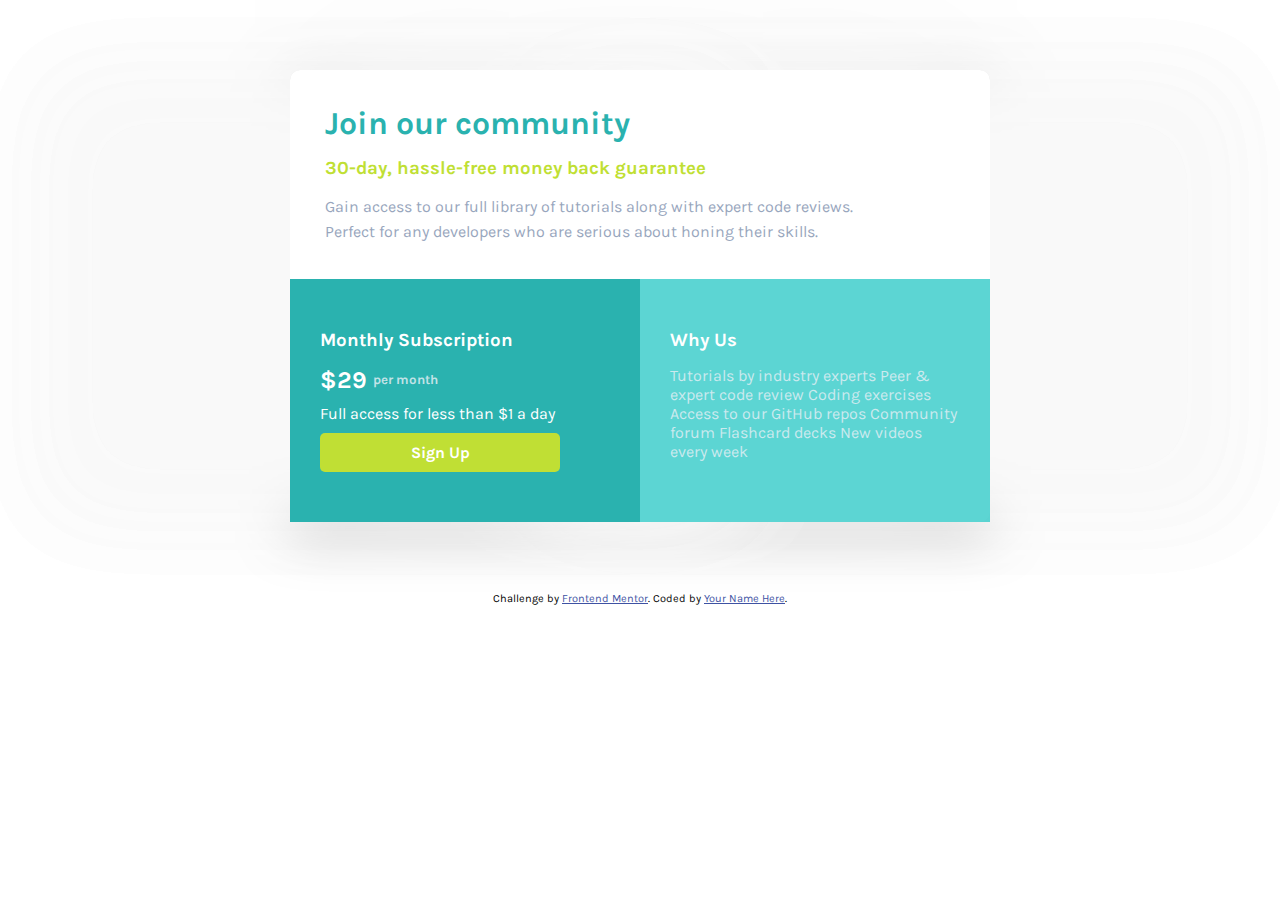
<file: 02.single-price-grid-component-master/index.html>
<!DOCTYPE html>
<html lang="en">

<head>
    <meta charset="UTF-8">
    <meta name="viewport" content="width=device-width, initial-scale=1.0">
    <link rel="preconnect" href="https://fonts.gstatic.com">
    <link href="https://fonts.googleapis.com/css2?family=Karla:wght@400;700&display=swap" rel="stylesheet">
    <link rel="stylesheet" href="style.css">

    <!-- displays site properly based on user's device -->

    <link rel="icon" type="image/png" sizes="32x32" href="./images/favicon-32x32.png">

    <title>Frontend Mentor | Single Price Grid Component</title>

    <!-- Feel free to remove these styles or customise in your own stylesheet 👍 -->
    <style>
        .attribution {
            font-size: 11px;
            text-align: center;
        }
        
        .attribution a {
            color: hsl(228, 45%, 44%);
        }
    </style>
</head>

<body>

    <div class="card">
        <!-- card Up Row start -->
        <div class="row_up">
            <h1> Join our community</h1>
            <h3> 30-day, hassle-free money back guarantee</h3>
            <p>
                Gain access to our full library of tutorials along with expert code reviews. Perfect for any developers who are serious about honing their skills.</p>
        </div>
        <!-- card Up Row end -->


        <!-- card down row start -->
        <div class="row_down">
            <!-- left card start -->
            <div class="left_card">
                <h3>
                    Monthly Subscription
                </h3>
                <div class="price">
                    <h2>
                        &dollar;29</h2>
                    <h5> per month</h5>
                </div>
                <div class="left_card_footer">
                    <p> Full access for less than &dollar;1 a day</p>
                    <div class="button">
                        <a href="#">Sign Up</a>
                    </div>
                </div>


            </div>
            <!-- left card end -->

            <!--  Right Card Start -->
            <div class="right_card">
                <h3> Why Us</h3>
                <p>
                    Tutorials by industry experts Peer &amp; expert code review Coding exercises Access to our GitHub repos Community forum Flashcard decks New videos every week</p>
            </div>
            <!-- Right Card End -->
        </div>
        <!-- card down row end -->

    </div>




















    <footer>
        <p class="attribution">
            Challenge by <a href="https://www.frontendmentor.io?ref=challenge" target="_blank">Frontend Mentor</a>. Coded by <a href="#">Your Name Here</a>.
        </p>
    </footer>
</body>

</html>
</file>
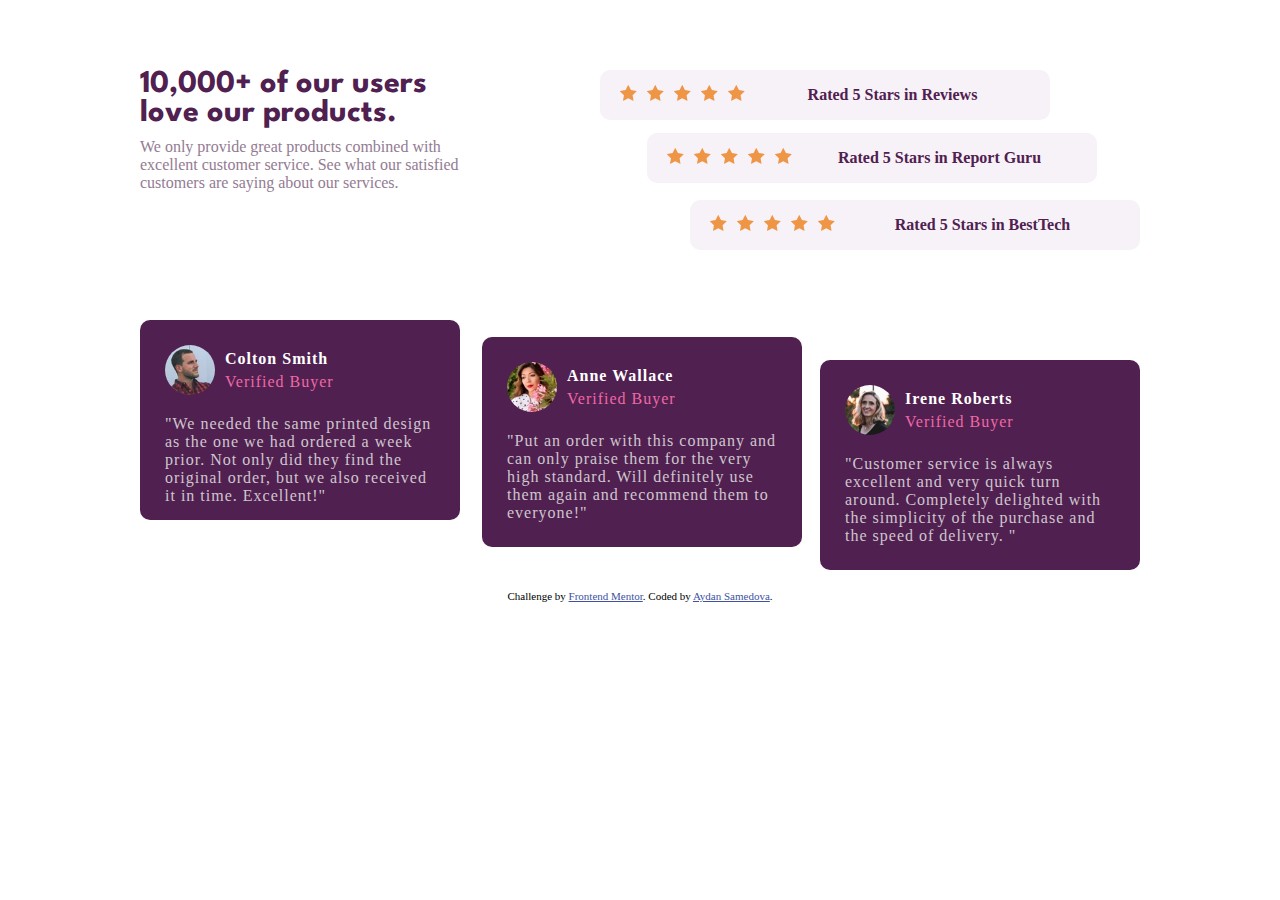
<file: 03.social-proof-section-master/index.html>
<!DOCTYPE html>
<html lang="en">

<head>
    <meta charset="UTF-8" />
    <meta name="viewport" content="width=device-width, initial-scale=1.0" />
    <link rel="preconnect" href="https://fonts.gstatic.com">
    <link href="https://fonts.googleapis.com/css2?family=Spartan:wght@400;500;700&display=swap" rel="stylesheet">
    <link rel="stylesheet" href="style.css">
    <!-- displays site properly based on user's device -->

    <link rel="icon" type="image/png" sizes="32x32" href="./images/favicon-32x32.png" />

    <title>Frontend Mentor | Social proof section</title>

    <!-- Feel free to remove these styles or customise in your own stylesheet 👍 -->
    <style>
        .attribution {
            font-size: 11px;
            text-align: center;
        }
        
        .attribution a {
            color: hsl(228, 45%, 44%);
        }
    </style>
</head>

<body>

    <div class="container">

        <!-- Row Up start -->
        <div class="row_up">
            <!-- text starter -->
            <div class="text">
                <h1>10,000+ of our users love our products.</h1>
                <p>We only provide great products combined with excellent customer service. See what our satisfied customers are saying about our services.</p>
            </div>
            <!-- text end -->

            <!-- Rating start-->
            <div class="rating">
                <div class="rating_row left_1">
                    <div class="starts"><svg width="17" height="16" xmlns="http://www.w3.org/2000/svg"><path d="M16.539 6.097a.297.297 0 00-.24-.202l-5.36-.779L8.542.26a.296.296 0 00-.53 0L5.613 5.117l-5.36.779a.297.297 0 00-.165.505l3.88 3.78-.917 5.34a.297.297 0 00.43.312l4.795-2.52 4.794 2.52a.296.296 0 00.43-.313l-.916-5.338L16.464 6.4c.08-.08.11-.197.075-.304z" fill="#EF9546" fill-rule="nonzero"/></svg></div>
                    <div class="starts"><svg width="17" height="16" xmlns="http://www.w3.org/2000/svg"><path d="M16.539 6.097a.297.297 0 00-.24-.202l-5.36-.779L8.542.26a.296.296 0 00-.53 0L5.613 5.117l-5.36.779a.297.297 0 00-.165.505l3.88 3.78-.917 5.34a.297.297 0 00.43.312l4.795-2.52 4.794 2.52a.296.296 0 00.43-.313l-.916-5.338L16.464 6.4c.08-.08.11-.197.075-.304z" fill="#EF9546" fill-rule="nonzero"/></svg></div>
                    <div class="starts"><svg width="17" height="16" xmlns="http://www.w3.org/2000/svg"><path d="M16.539 6.097a.297.297 0 00-.24-.202l-5.36-.779L8.542.26a.296.296 0 00-.53 0L5.613 5.117l-5.36.779a.297.297 0 00-.165.505l3.88 3.78-.917 5.34a.297.297 0 00.43.312l4.795-2.52 4.794 2.52a.296.296 0 00.43-.313l-.916-5.338L16.464 6.4c.08-.08.11-.197.075-.304z" fill="#EF9546" fill-rule="nonzero"/></svg></div>
                    <div class="starts"><svg width="17" height="16" xmlns="http://www.w3.org/2000/svg"><path d="M16.539 6.097a.297.297 0 00-.24-.202l-5.36-.779L8.542.26a.296.296 0 00-.53 0L5.613 5.117l-5.36.779a.297.297 0 00-.165.505l3.88 3.78-.917 5.34a.297.297 0 00.43.312l4.795-2.52 4.794 2.52a.296.296 0 00.43-.313l-.916-5.338L16.464 6.4c.08-.08.11-.197.075-.304z" fill="#EF9546" fill-rule="nonzero"/></svg></div>
                    <div class="starts"><svg width="17" height="16" xmlns="http://www.w3.org/2000/svg"><path d="M16.539 6.097a.297.297 0 00-.24-.202l-5.36-.779L8.542.26a.296.296 0 00-.53 0L5.613 5.117l-5.36.779a.297.297 0 00-.165.505l3.88 3.78-.917 5.34a.297.297 0 00.43.312l4.795-2.52 4.794 2.52a.296.296 0 00.43-.313l-.916-5.338L16.464 6.4c.08-.08.11-.197.075-.304z" fill="#EF9546" fill-rule="nonzero"/></svg></div>
                    <h4 class="name">Rated 5 Stars in Reviews</h4>
                </div>
                <div class="rating_row left_2">
                    <div class="starts"><svg width="17" height="16" xmlns="http://www.w3.org/2000/svg"><path d="M16.539 6.097a.297.297 0 00-.24-.202l-5.36-.779L8.542.26a.296.296 0 00-.53 0L5.613 5.117l-5.36.779a.297.297 0 00-.165.505l3.88 3.78-.917 5.34a.297.297 0 00.43.312l4.795-2.52 4.794 2.52a.296.296 0 00.43-.313l-.916-5.338L16.464 6.4c.08-.08.11-.197.075-.304z" fill="#EF9546" fill-rule="nonzero"/></svg></div>
                    <div class="starts"><svg width="17" height="16" xmlns="http://www.w3.org/2000/svg"><path d="M16.539 6.097a.297.297 0 00-.24-.202l-5.36-.779L8.542.26a.296.296 0 00-.53 0L5.613 5.117l-5.36.779a.297.297 0 00-.165.505l3.88 3.78-.917 5.34a.297.297 0 00.43.312l4.795-2.52 4.794 2.52a.296.296 0 00.43-.313l-.916-5.338L16.464 6.4c.08-.08.11-.197.075-.304z" fill="#EF9546" fill-rule="nonzero"/></svg></div>
                    <div class="starts"><svg width="17" height="16" xmlns="http://www.w3.org/2000/svg"><path d="M16.539 6.097a.297.297 0 00-.24-.202l-5.36-.779L8.542.26a.296.296 0 00-.53 0L5.613 5.117l-5.36.779a.297.297 0 00-.165.505l3.88 3.78-.917 5.34a.297.297 0 00.43.312l4.795-2.52 4.794 2.52a.296.296 0 00.43-.313l-.916-5.338L16.464 6.4c.08-.08.11-.197.075-.304z" fill="#EF9546" fill-rule="nonzero"/></svg></div>
                    <div class="starts"><svg width="17" height="16" xmlns="http://www.w3.org/2000/svg"><path d="M16.539 6.097a.297.297 0 00-.24-.202l-5.36-.779L8.542.26a.296.296 0 00-.53 0L5.613 5.117l-5.36.779a.297.297 0 00-.165.505l3.88 3.78-.917 5.34a.297.297 0 00.43.312l4.795-2.52 4.794 2.52a.296.296 0 00.43-.313l-.916-5.338L16.464 6.4c.08-.08.11-.197.075-.304z" fill="#EF9546" fill-rule="nonzero"/></svg></div>
                    <div class="starts"><svg width="17" height="16" xmlns="http://www.w3.org/2000/svg"><path d="M16.539 6.097a.297.297 0 00-.24-.202l-5.36-.779L8.542.26a.296.296 0 00-.53 0L5.613 5.117l-5.36.779a.297.297 0 00-.165.505l3.88 3.78-.917 5.34a.297.297 0 00.43.312l4.795-2.52 4.794 2.52a.296.296 0 00.43-.313l-.916-5.338L16.464 6.4c.08-.08.11-.197.075-.304z" fill="#EF9546" fill-rule="nonzero"/></svg></div>
                    <h4 class="name">Rated 5 Stars in Report Guru</h4>
                </div>
                <div class="rating_row left_3">
                    <div class="starts"><svg width="17" height="16" xmlns="http://www.w3.org/2000/svg"><path d="M16.539 6.097a.297.297 0 00-.24-.202l-5.36-.779L8.542.26a.296.296 0 00-.53 0L5.613 5.117l-5.36.779a.297.297 0 00-.165.505l3.88 3.78-.917 5.34a.297.297 0 00.43.312l4.795-2.52 4.794 2.52a.296.296 0 00.43-.313l-.916-5.338L16.464 6.4c.08-.08.11-.197.075-.304z" fill="#EF9546" fill-rule="nonzero"/></svg></div>
                    <div class="starts"><svg width="17" height="16" xmlns="http://www.w3.org/2000/svg"><path d="M16.539 6.097a.297.297 0 00-.24-.202l-5.36-.779L8.542.26a.296.296 0 00-.53 0L5.613 5.117l-5.36.779a.297.297 0 00-.165.505l3.88 3.78-.917 5.34a.297.297 0 00.43.312l4.795-2.52 4.794 2.52a.296.296 0 00.43-.313l-.916-5.338L16.464 6.4c.08-.08.11-.197.075-.304z" fill="#EF9546" fill-rule="nonzero"/></svg></div>
                    <div class="starts"><svg width="17" height="16" xmlns="http://www.w3.org/2000/svg"><path d="M16.539 6.097a.297.297 0 00-.24-.202l-5.36-.779L8.542.26a.296.296 0 00-.53 0L5.613 5.117l-5.36.779a.297.297 0 00-.165.505l3.88 3.78-.917 5.34a.297.297 0 00.43.312l4.795-2.52 4.794 2.52a.296.296 0 00.43-.313l-.916-5.338L16.464 6.4c.08-.08.11-.197.075-.304z" fill="#EF9546" fill-rule="nonzero"/></svg></div>
                    <div class="starts"><svg width="17" height="16" xmlns="http://www.w3.org/2000/svg"><path d="M16.539 6.097a.297.297 0 00-.24-.202l-5.36-.779L8.542.26a.296.296 0 00-.53 0L5.613 5.117l-5.36.779a.297.297 0 00-.165.505l3.88 3.78-.917 5.34a.297.297 0 00.43.312l4.795-2.52 4.794 2.52a.296.296 0 00.43-.313l-.916-5.338L16.464 6.4c.08-.08.11-.197.075-.304z" fill="#EF9546" fill-rule="nonzero"/></svg></div>
                    <div class="starts"><svg width="17" height="16" xmlns="http://www.w3.org/2000/svg"><path d="M16.539 6.097a.297.297 0 00-.24-.202l-5.36-.779L8.542.26a.296.296 0 00-.53 0L5.613 5.117l-5.36.779a.297.297 0 00-.165.505l3.88 3.78-.917 5.34a.297.297 0 00.43.312l4.795-2.52 4.794 2.52a.296.296 0 00.43-.313l-.916-5.338L16.464 6.4c.08-.08.11-.197.075-.304z" fill="#EF9546" fill-rule="nonzero"/></svg></div>
                    <h4 class="name">Rated 5 Stars in BestTech</h4>
                </div>
            </div>
            <!-- Rating end-->
        </div>
        <!-- Row Up end  -->


        <!-- Row down start -->
        <div class="row-down">
            <!-- card-1 start -->
            <div class="card card_1">
                <div class="card_header">
                    <img src="images/image-colton.jpg" alt="">
                    <div class="card_name">
                        <h4> Colton Smith </h4>
                        <p class="sub_name"> Verified Buyer</p>


                    </div>
                </div>
                <p class="card_text">
                    "We needed the same printed design as the one we had ordered a week prior. Not only did they find the original order, but we also received it in time. Excellent!"</p>

            </div>

            <!-- card-1 end -->

            <!-- card-2 start -->
            <div class="card card_2">
                <div class="card_header">
                    <img src="images/image-anne.jpg" alt="">
                    <div class="card_name">
                        <h4>Anne Wallace</h4>
                        <p class="sub_name">Verified Buyer</p>

                    </div>
                </div>
                <p class="card_text">"Put an order with this company and can only praise them for the very high standard. Will definitely use them again and recommend them to everyone!"</p>
            </div>
            <!-- card-2 end -->

            <!-- card-3 start -->
            <div class="card card_3">
                <div class="card_header">
                    <img src="images/image-irene.jpg" alt="">
                    <div class="card_name">
                        <h4> Irene Roberts</h4>
                        <p class="sub_name"> Verified Buyer</p>

                    </div>
                </div>
                <p class="card_text"> "Customer service is always excellent and very quick turn around. Completely delighted with the simplicity of the purchase and the speed of delivery. "</p>

            </div>
            <!-- card-3 end -->
        </div>
        <!-- Row down end-->


    </div>




    <div class="attribution">
        Challenge by
        <a href="https://www.frontendmentor.io?ref=challenge" target="_blank">Frontend Mentor</a
      >. Coded by <a href="#">Aydan Samedova</a>.
    </div>
</body>

</html>
</file>
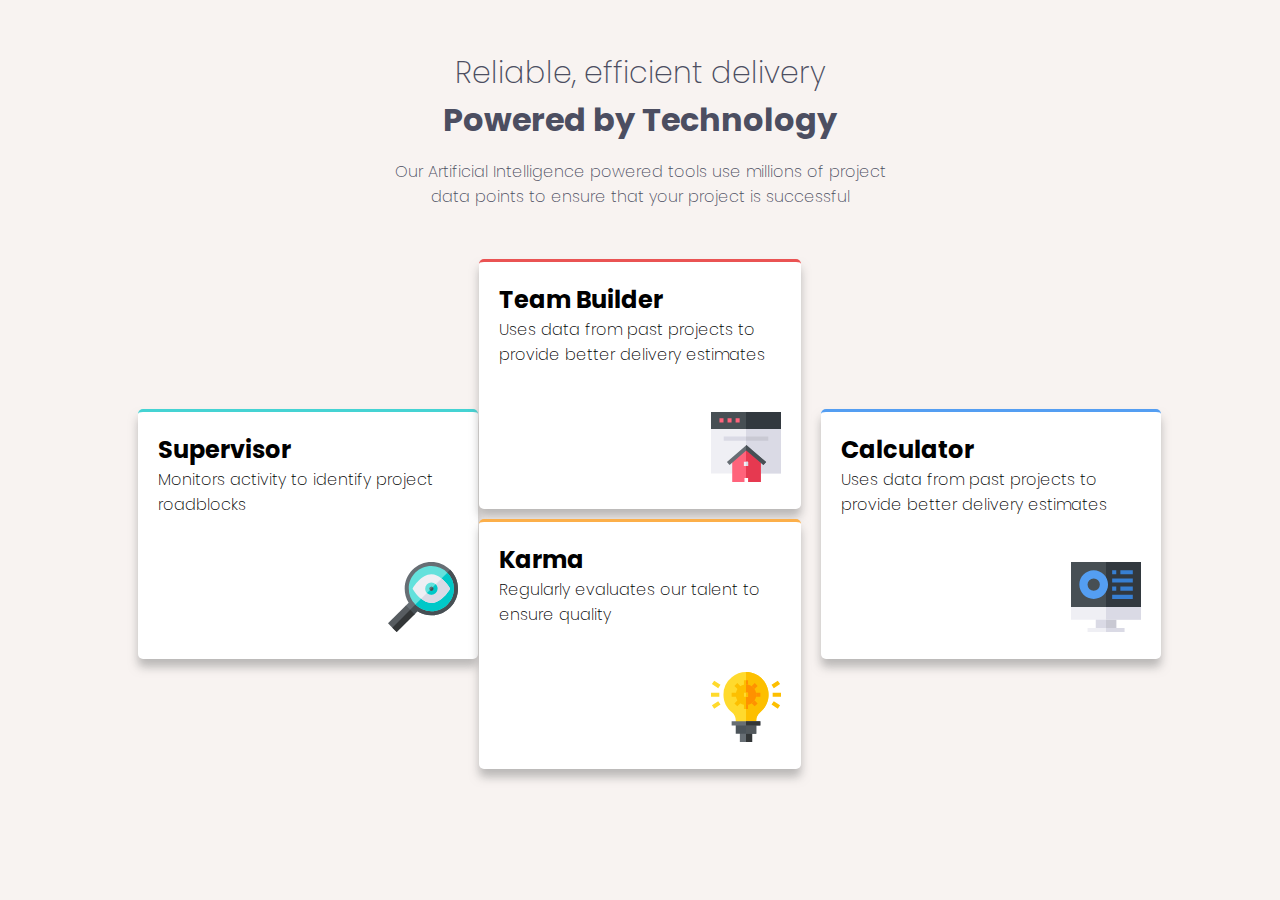
<file: 04-four-card-feature-section-master/index.html>
<!DOCTYPE html>
<html lang="en">

<head>
    <meta charset="UTF-8">
    <meta name="viewport" content="width=device-width, initial-scale=1.0">
    <!-- displays site properly based on user's device -->

    <link rel="icon" type="image/png" sizes="32x32" href="./images/favicon-32x32.png">

    <title>Frontend Mentor | Four card feature section</title>
    <link rel="preconnect" href="https://fonts.gstatic.com">
    <link rel="stylesheet" href="https://cdnjs.cloudflare.com/ajax/libs/font-awesome/5.15.1/css/all.min.css" integrity="sha512-+4zCK9k+qNFUR5X+cKL9EIR+ZOhtIloNl9GIKS57V1MyNsYpYcUrUeQc9vNfzsWfV28IaLL3i96P9sdNyeRssA==" crossorigin="anonymous" />
    <link href="https://fonts.googleapis.com/css2?family=Poppins:wght@200;400;500;600&display=swap" rel="stylesheet">
    <!-- Feel free to remove these styles or customise in your own stylesheet 👍 -->
    <link rel="stylesheet" href="style/main.css">
</head>

<body>
    <!-- INTRO WRAPPER  -->
    <div class="intro-wrapper">
        <p class='head-intro'>Reliable, efficient delivery</p>
        <h1 class='hero-head'>Powered by Technology</h1>
        <p class="description"> Our Artificial Intelligence powered tools use millions of project data points to ensure that your project is successful</p>
    </div>
    <!-- end of INTRO WRAPPER  -->
    <div class="card-wrapper">
        <div class="card-layout">
            <div class="card-item supervisor">
                <h4 class="card-name ">Supervisor</h4>
                <p class="card-description">Monitors activity to identify project roadblocks</p>
                <div class="img-holder">
                    <img class='img' src="images/icon-supervisor.svg" alt="">
                </div>
            </div>
        </div>
        <div class="card-layout">
            <div class="card-item teambuilder">
                <h4 class="card-name">Team Builder</h4>
                <p class="card-description">Uses data from past projects to provide better delivery estimates</p>
                <div class="img-holder">
                    <img class='img' src="images/icon-team-builder.svg" alt="">
                </div>
            </div>
            <div class="card-item karma">
                <h4 class="card-name"> Karma</h4>
                <p class="card-description"> Regularly evaluates our talent to ensure quality
                </p>
                <div class="img-holder">
                    <img class='img' src="images/icon-karma.svg" alt="">
                </div>
            </div>
        </div>
        <div class="card-layout">
            <div class="card-item calculator">
                <h4 class="card-name">Calculator</h4>
                <p class="card-description">Uses data from past projects to provide better delivery estimates</p>
                <div class="img-holder">
                    <img class='img' src="images/icon-calculator.svg" alt="">
                </div>
            </div>
        </div>
    </div>


</body>

</html>
</file>
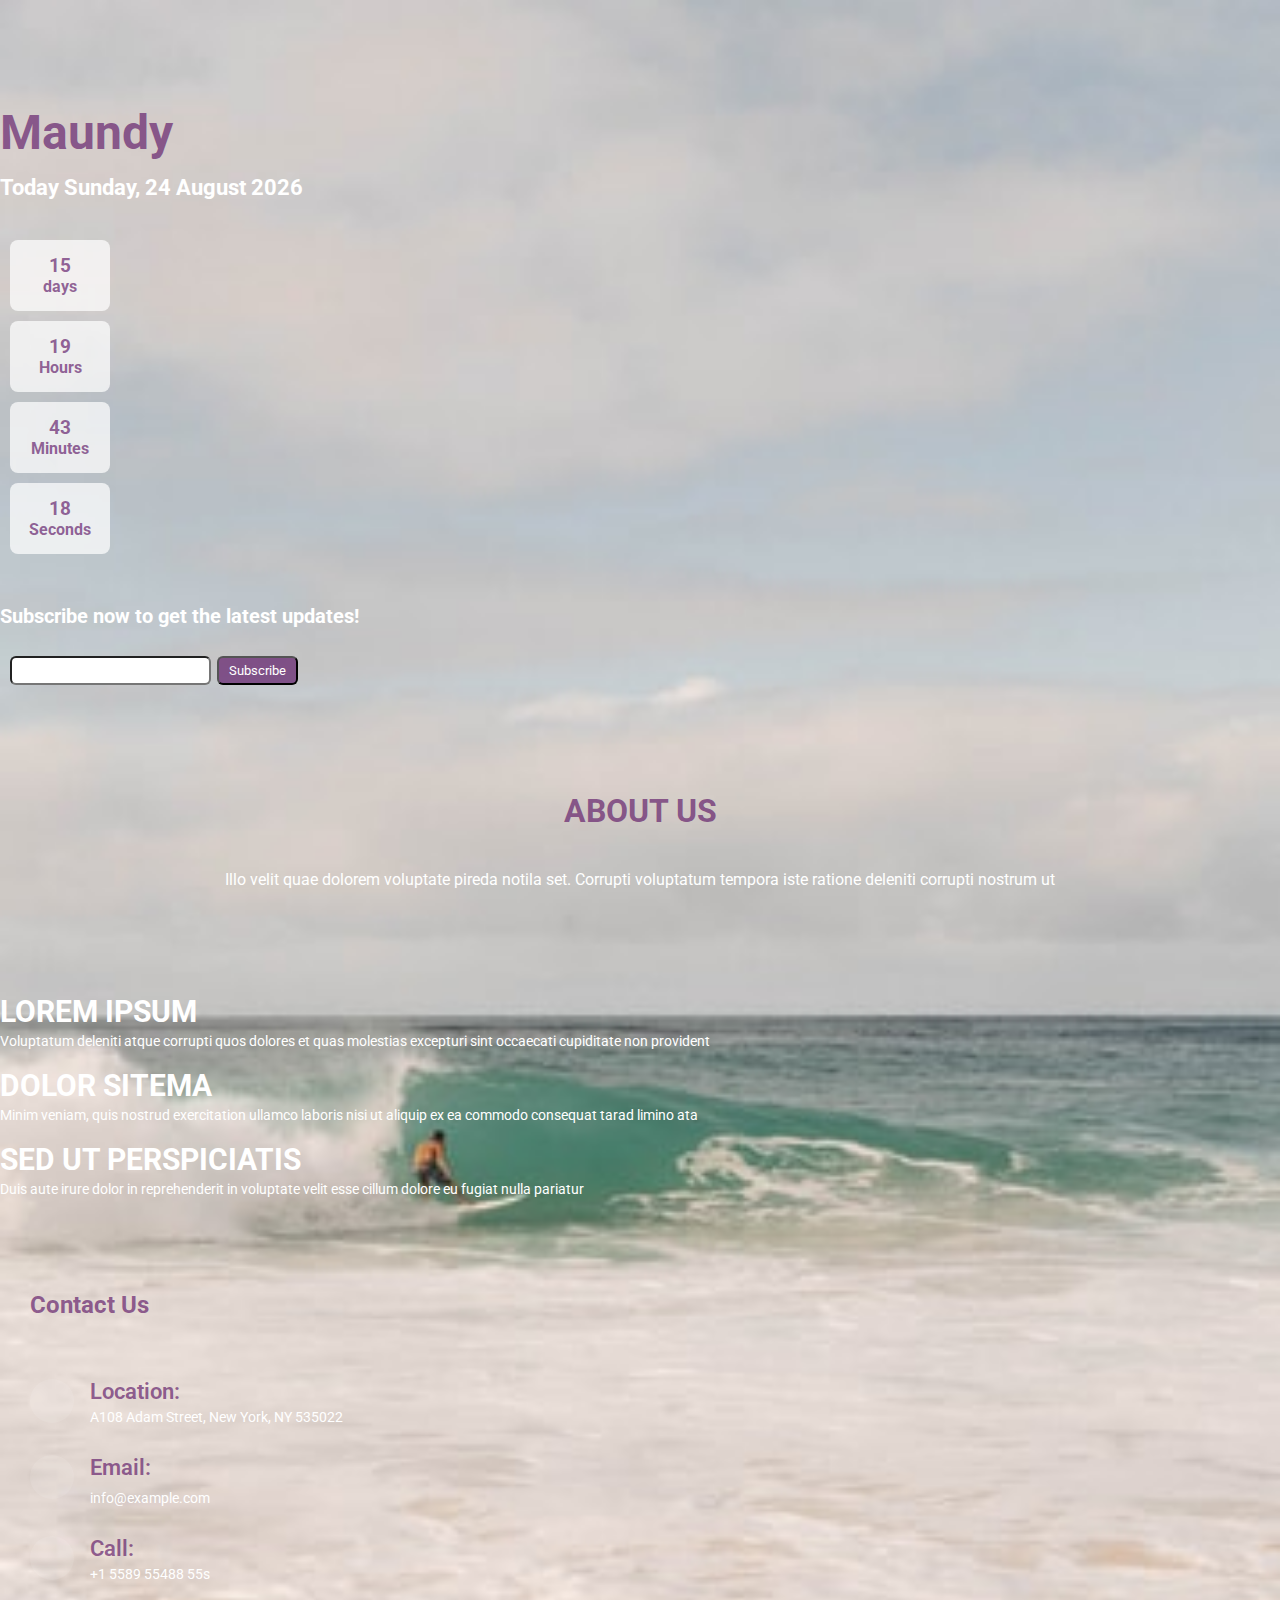
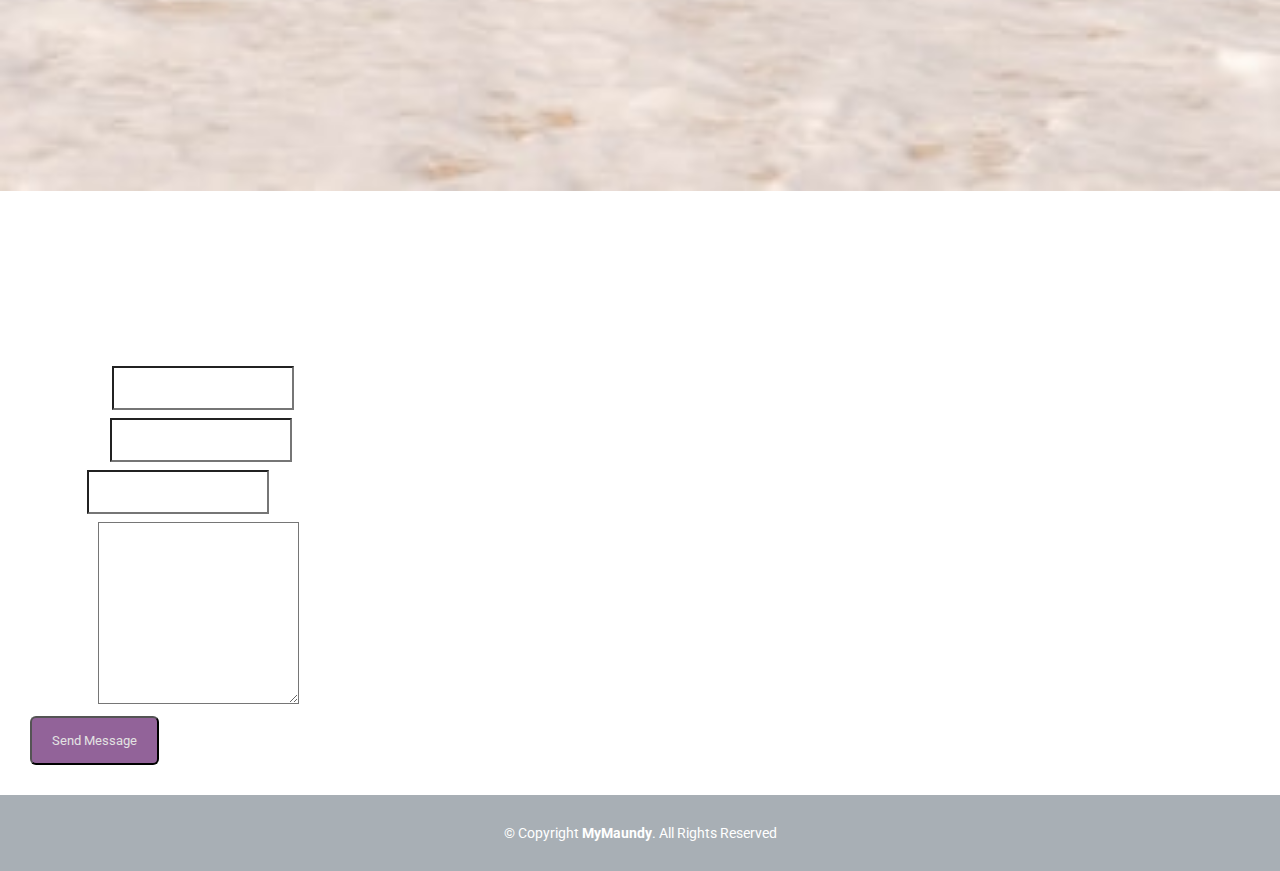
<file: 08.myMaundy/index.html>
<!DOCTYPE html>
<html lang="en">

<head>
    <meta charset="UTF-8">
    <meta name="viewport" content="width=device-width, initial-scale=1.0">
    <!---google font-->
    <link rel="preconnect" href="https://fonts.gstatic.com">
    <link href="https://fonts.googleapis.com/css2?family=Roboto:ital,wght@0,300;0,500;1,100;1,500&display=swap" rel="stylesheet">
    <!----font awesome-->
    <link rel="stylesheet" href="https://pro.fontawesome.com/releases/v5.10.0/css/all.css" integrity="sha384-AYmEC3Yw5cVb3ZcuHtOA93w35dYTsvhLPVnYs9eStHfGJvOvKxVfELGroGkvsg+p" crossorigin="anonymous" />
    <!--------css------------->
    <link rel="stylesheet" href="style.css">
    <!----Bootstrap-->
    <link href="https://cdn.jsdelivr.net/npm/bootstrap@5.0.0-beta1/dist/css/bootstrap.min.css" rel="stylesheet" integrity="sha384-giJF6kkoqNQ00vy+HMDP7azOuL0xtbfIcaT9wjKHr8RbDVddVHyTfAAsrekwKmP1" crossorigin="anonymous">

    <title>Maundy</title>
</head>

<body>
    <!---------------header----------------->

    <header id="header">
        <div class="container d-flex flex-column align-items-center">
            <h1>Maundy</h1>
            <h2>
                <span class="today"></span></h2>

            <!---Coundown---->
            <div class="countdown d-flex ">
                <div class="countdown-item">
                    <h3></h3>
                    <h4>days</h4>
                </div>
                <div class="countdown-item">
                    <h3>%H</h3>
                    <h4>Hours</h4>
                </div>
                <div class="countdown-item">
                    <h3>%M</h3>
                    <h4>Minutes</h4>
                </div>
                <div class="countdown-item">
                    <h3>%S</h3>
                    <h4>Seconds</h4>
                </div>
            </div>
            <!---subscribe---->
            <div class="subscribe">
                <h4>Subscribe now to get the latest updates!</h4>
                <form action="" class="form">
                    <div class="subscribe-form">
                        <input type="email" name="email" id="mail"><input type="submit" value="Subscribe" id="submit">
                    </div>
                    <div class="mt-2 load">
                        <div class="loading">Loading</div>
                        <div class="error-message"></div>
                        <div class="sent-message">Your notification request was sent. Thank you!</div>
                    </div>
                </form>
            </div>

            <div class="social-links ">
                <a href="#" class="mail"><i class="far fa-envelope"></i></a>
                <a href="#" class="facebook"><i class="fab fa-medium-m"></i></a>
                <a href="#" class="instagram"><i class="fab fa-instagram"></i></a>
                <a href="#" class="linkedin"><i class="fab fa-linkedin-in"></i></a>
            </div>

        </div>
    </header>

    <!---------------header end----------------->



    <!--------------main------------------->

    <main id="main">
        <!--------About----------->
        <section id="about">
            <div class="container">
                <div class="section-title">
                    <h2>About Us</h2>
                    <p>Illo velit quae dolorem voluptate pireda notila set. Corrupti voluptatum tempora iste ratione deleniti corrupti nostrum ut</p>
                </div>

                <div class="row m-60">
                    <div class="col-lg-4 col-md-6 ">
                        <div class="icon"><i class="fas fa-tv"></i></div>
                        <h4 class="title"><a href="">Lorem Ipsum</a></h4>
                        <p class="description">Voluptatum deleniti atque corrupti quos dolores et quas molestias excepturi sint occaecati cupiditate non provident</p>
                    </div>
                    <div class="col-lg-4 col-md-6 ">
                        <div class="icon"><i class="fas fa-chart-bar"></i></div>
                        <h4 class="title"><a href="">Dolor Sitema</a></h4>
                        <p class="description">Minim veniam, quis nostrud exercitation ullamco laboris nisi ut aliquip ex ea commodo consequat tarad limino ata</p>
                    </div>
                    <div class="col-lg-4 col-md-6 ">
                        <div class="icon"><i class="fas fa-globe-europe"></i></div>
                        <h4 class="title"><a href="">Sed ut perspiciatis</a></h4>
                        <p class="description">Duis aute irure dolor in reprehenderit in voluptate velit esse cillum dolore eu fugiat nulla pariatur</p>
                    </div>
                </div>

            </div>
        </section>
        <!----------------About------------------>



        <!----------------Contact--------------- -->
        <section class="contact">
            <div class="container" id="contact-wrapper">

                <div class="info">
                    <h2>Contact Us</h2>
                </div>

                <div class="row">

                    <div class="col-lg-5 d-flex align-items-stretch">
                        <div class="info">
                            <div class="address">
                                <i class="fas fa-map-marker-alt"></i>
                                <h4>Location:</h4>
                                <p>A108 Adam Street, New York, NY 535022</p>
                            </div>

                            <div class="email">
                                <i class="fas fa-envelope"></i>
                                <h4>Email:</h4>
                                <p>info@example.com</p>
                            </div>

                            <div class="phone">
                                <i class="fas fa-phone-alt"></i>
                                <h4>Call:</h4>
                                <p>+1 5589 55488 55s</p>
                            </div>

                            <iframe src="https://www.google.com/maps/embed?pb=!1m14!1m8!1m3!1d12097.433213460943!2d-74.0062269!3d40.7101282!3m2!1i1024!2i768!4f13.1!3m3!1m2!1s0x0%3A0xb89d1fe6bc499443!2sDowntown+Conference+Center!5e0!3m2!1smk!2sbg!4v1539943755621" frameborder="0"
                                style="border:0; width: 100%; height: 290px;" allowfullscreen></iframe>
                        </div>

                    </div>

                    <div class="col-lg-7 mt-5 mt-lg-0 d-flex align-items-stretch">
                        <form action="" class="conact-form">
                            <div class="form-row">
                                <div class="form-group col-md-6">
                                    <label for="name">Your Name</label>
                                    <input type="text" name="name" class="form-control" id="name" data-rule="minlen:4" data-msg="Please enter at least 4 chars" />
                                    <div class="validate"></div>
                                </div>
                                <div class="form-group col-md-6">
                                    <label for="name">Your Email</label>
                                    <input type="email" class="form-control" name="email" id="email" data-rule="email" data-msg="Please enter a valid email" />
                                    <div class="validate"></div>
                                </div>
                            </div>
                            <div class="form-group">
                                <label for="name">Subject</label>
                                <input type="text" class="form-control" name="subject" id="subject" data-rule="minlen:4" data-msg="Please enter at least 8 chars of subject" />
                                <div class="validate"></div>
                            </div>
                            <div class="form-group">
                                <label for="name">Message</label>
                                <textarea class="form-control" name="message" rows="10" data-rule="required" data-msg="Please write something for us"></textarea>
                                <div class="validate"></div>
                            </div>
                            <div class="mb-3">
                                <div class="loading">Loading</div>
                                <div class="error-message"></div>
                                <div class="sent-message">Your message has been sent. Thank you!</div>
                            </div>
                            <div class="contact-submit"><button type="submit">Send Message</button></div>
                        </form>
                    </div>

                </div>

            </div>
        </section>
        <!----------------Contact--------------- -->

    </main>
    <!--------------main- End------------------>



    <!-------------------footer------------------->
    <footer id="footer">
        <div class="container">
            <div class="copyright">
                &copy; Copyright <strong><span>MyMaundy</span></strong>. All Rights Reserved
            </div>

        </div>
    </footer>
    <!-------------------footer- End------------------>
    <a href="#header" class="croll-link top-link ">
        <i class="fas fa-arrow-up "></i>
    </a>



    <!--------js------------->
    <script src="app.js " defer></script>
    <!------------bootstrap js ------------>
    <script src="https://cdn.jsdelivr.net/npm/bootstrap@5.0.0-beta1/dist/js/bootstrap.bundle.min.js " integrity="sha384-ygbV9kiqUc6oa4msXn9868pTtWMgiQaeYH7/t7LECLbyPA2x65Kgf80OJFdroafW " crossorigin="anonymous "></script>
    <script src="https://cdn.jsdelivr.net/npm/@popperjs/core@2.5.4/dist/umd/popper.min.js " integrity="sha384-q2kxQ16AaE6UbzuKqyBE9/u/KzioAlnx2maXQHiDX9d4/zp8Ok3f+M7DPm+Ib6IU " crossorigin="anonymous "></script>
    <script src="https://cdn.jsdelivr.net/npm/bootstrap@5.0.0-beta1/dist/js/bootstrap.min.js " integrity="sha384-pQQkAEnwaBkjpqZ8RU1fF1AKtTcHJwFl3pblpTlHXybJjHpMYo79HY3hIi4NKxyj " crossorigin="anonymous "></script>
</body>

</html>
</file>
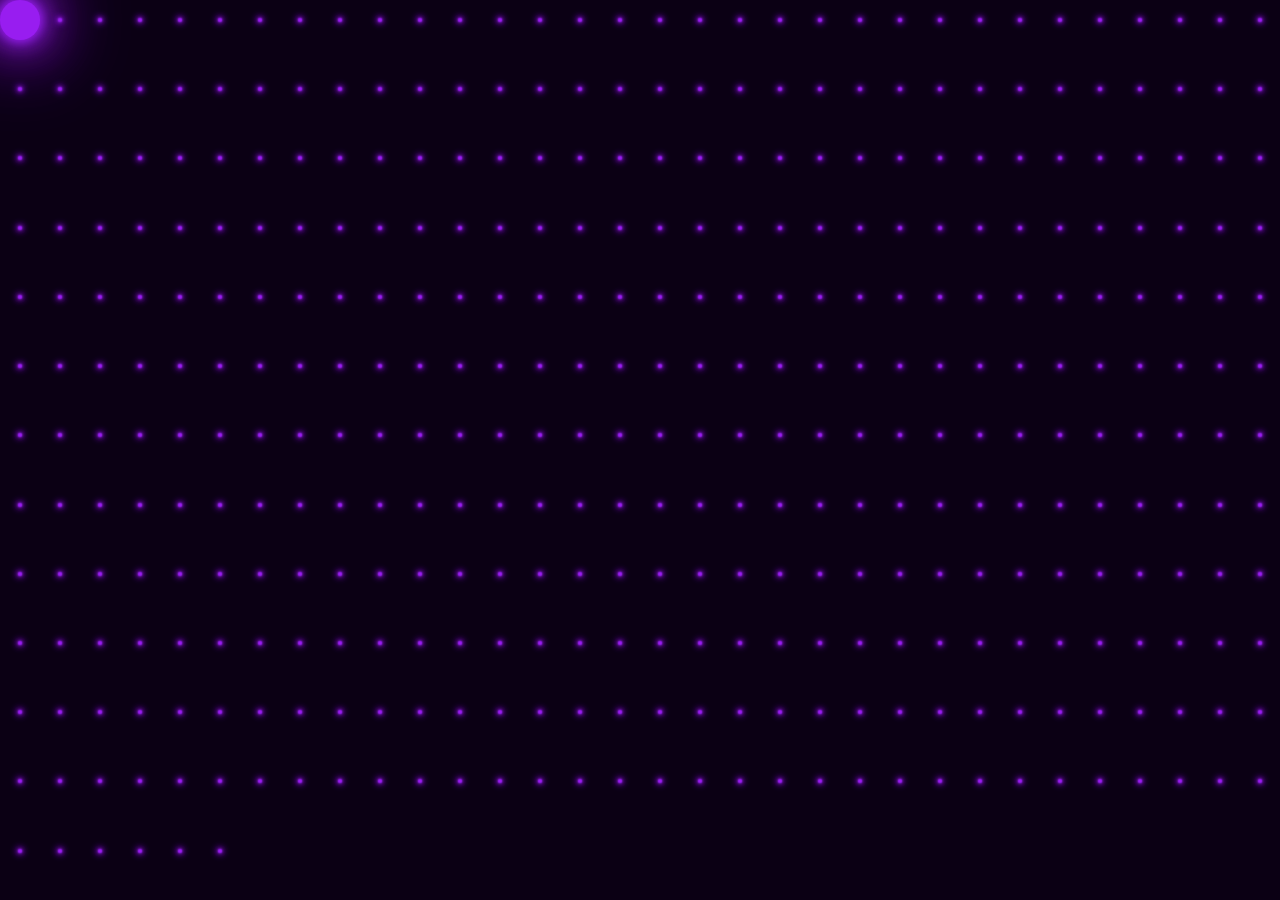
<file: 13. Creative background/index.html>
<!DOCTYPE html>
<html lang="en">

<head>
    <meta charset="UTF-8" />
    <meta http-equiv="X-UA-Compatible" content="IE=edge" />
    <meta name="viewport" content="width=device-width, initial-scale=1.0" />
    <link rel="stylesheet" href="style.css" />
    <title>Background</title>
</head>

<body>
    <section>
        <span></span><span></span><span></span><span></span><span></span
      ><span></span><span></span><span></span><span></span><span></span>
        <span></span><span></span><span></span><span></span><span></span
      ><span></span><span></span><span></span><span></span><span></span>
        <span></span><span></span><span></span><span></span><span></span
      ><span></span><span></span><span></span><span></span><span></span>
        <span></span><span></span><span></span><span></span><span></span
      ><span></span><span></span><span></span><span></span><span></span>
        <span></span><span></span><span></span><span></span><span></span
      ><span></span><span></span><span></span><span></span><span></span>
        <span></span><span></span><span></span><span></span><span></span
      ><span></span><span></span><span></span><span></span><span></span>
        <span></span><span></span><span></span><span></span><span></span
      ><span></span><span></span><span></span><span></span><span></span>
        <span></span><span></span><span></span><span></span><span></span
      ><span></span><span></span><span></span><span></span><span></span>
        <span></span><span></span><span></span><span></span><span></span
      ><span></span><span></span><span></span><span></span><span></span>
        <span></span><span></span><span></span><span></span><span></span
      ><span></span><span></span><span></span><span></span><span></span>
        <span></span><span></span><span></span><span></span><span></span
      ><span></span><span></span><span></span><span></span><span></span>
        <span></span><span></span><span></span><span></span><span></span
      ><span></span><span></span><span></span><span></span><span></span>
        <span></span><span></span><span></span><span></span><span></span
      ><span></span><span></span><span></span><span></span><span></span>
        <span></span><span></span><span></span><span></span><span></span
      ><span></span><span></span><span></span><span></span><span></span>
        <span></span><span></span><span></span><span></span><span></span
      ><span></span><span></span><span></span><span></span><span></span>
        <span></span><span></span><span></span><span></span><span></span
      ><span></span><span></span><span></span><span></span><span></span>
        <span></span><span></span><span></span><span></span><span></span
      ><span></span><span></span><span></span><span></span><span></span>
        <span></span><span></span><span></span><span></span><span></span
      ><span></span><span></span><span></span><span></span><span></span>
        <span></span><span></span><span></span><span></span><span></span
      ><span></span><span></span><span></span><span></span><span></span>
        <span></span><span></span><span></span><span></span><span></span
      ><span></span><span></span><span></span><span></span><span></span>
        <span></span><span></span><span></span><span></span><span></span
      ><span></span><span></span><span></span><span></span><span></span>
        <span></span><span></span><span></span><span></span><span></span
      ><span></span><span></span><span></span><span></span><span></span>
        <span></span><span></span><span></span><span></span><span></span
      ><span></span><span></span><span></span><span></span><span></span>
        <span></span><span></span><span></span><span></span><span></span
      ><span></span><span></span><span></span><span></span><span></span>
        <span></span><span></span><span></span><span></span><span></span
      ><span></span><span></span><span></span><span></span><span></span>
        <span></span><span></span><span></span><span></span><span></span
      ><span></span><span></span><span></span><span></span><span></span>
        <span></span><span></span><span></span><span></span><span></span
      ><span></span><span></span><span></span><span></span><span></span>
        <span></span><span></span><span></span><span></span><span></span
      ><span></span><span></span><span></span><span></span><span></span>
        <span></span><span></span><span></span><span></span><span></span
      ><span></span><span></span><span></span><span></span><span></span>
        <span></span><span></span><span></span><span></span><span></span
      ><span></span><span></span><span></span><span></span><span></span>
        <span></span><span></span><span></span><span></span><span></span
      ><span></span><span></span><span></span><span></span><span></span>
        <span></span><span></span><span></span><span></span><span></span
      ><span></span><span></span><span></span><span></span><span></span>
        <span></span><span></span><span></span><span></span><span></span
      ><span></span><span></span><span></span><span></span><span></span>
        <span></span><span></span><span></span><span></span><span></span
      ><span></span><span></span><span></span><span></span><span></span>
        <span></span><span></span><span></span><span></span><span></span
      ><span></span><span></span><span></span><span></span><span></span>
        <span></span><span></span><span></span><span></span><span></span
      ><span></span><span></span><span></span><span></span><span></span>
        <span></span><span></span><span></span><span></span><span></span
      ><span></span><span></span><span></span><span></span><span></span>
        <span></span><span></span><span></span><span></span><span></span
      ><span></span><span></span><span></span><span></span><span></span>
        <span></span><span></span><span></span><span></span><span></span
      ><span></span><span></span><span></span><span></span><span></span>
    </section>
</body>

</html>
</file>
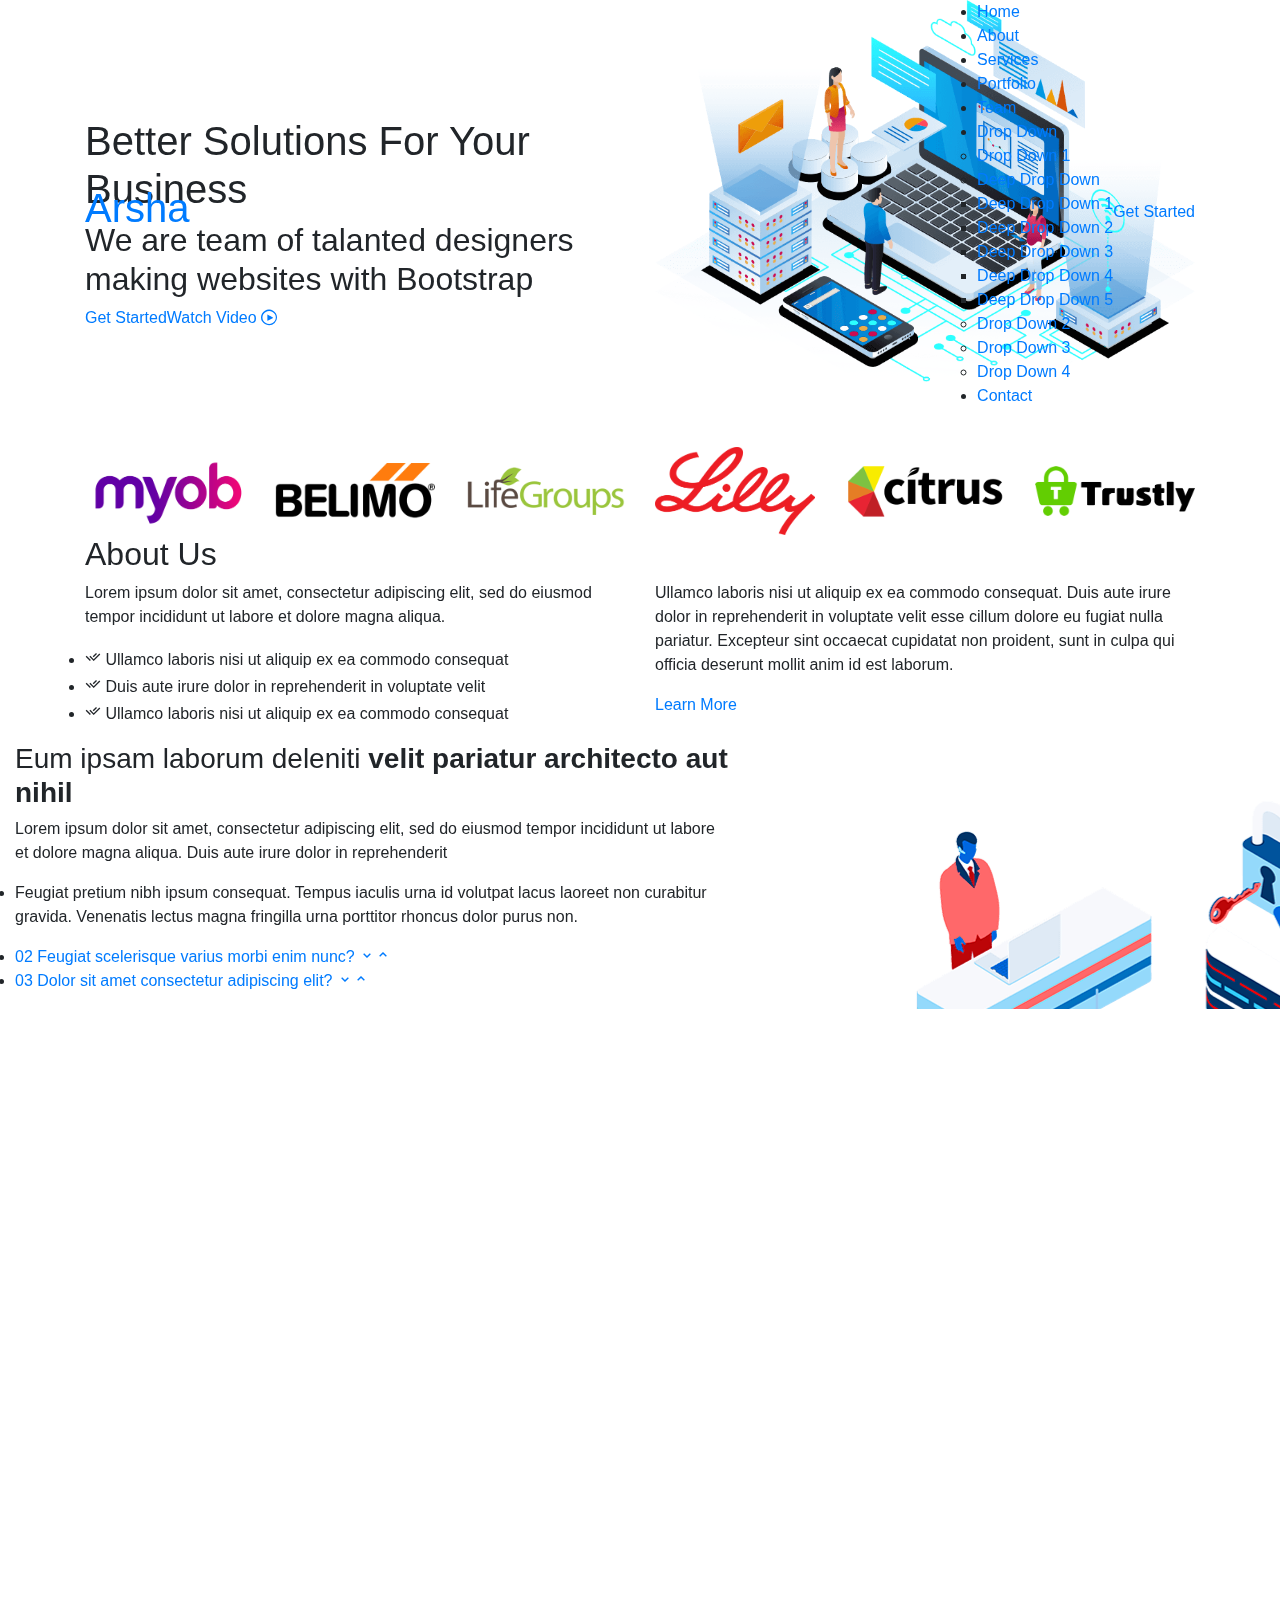
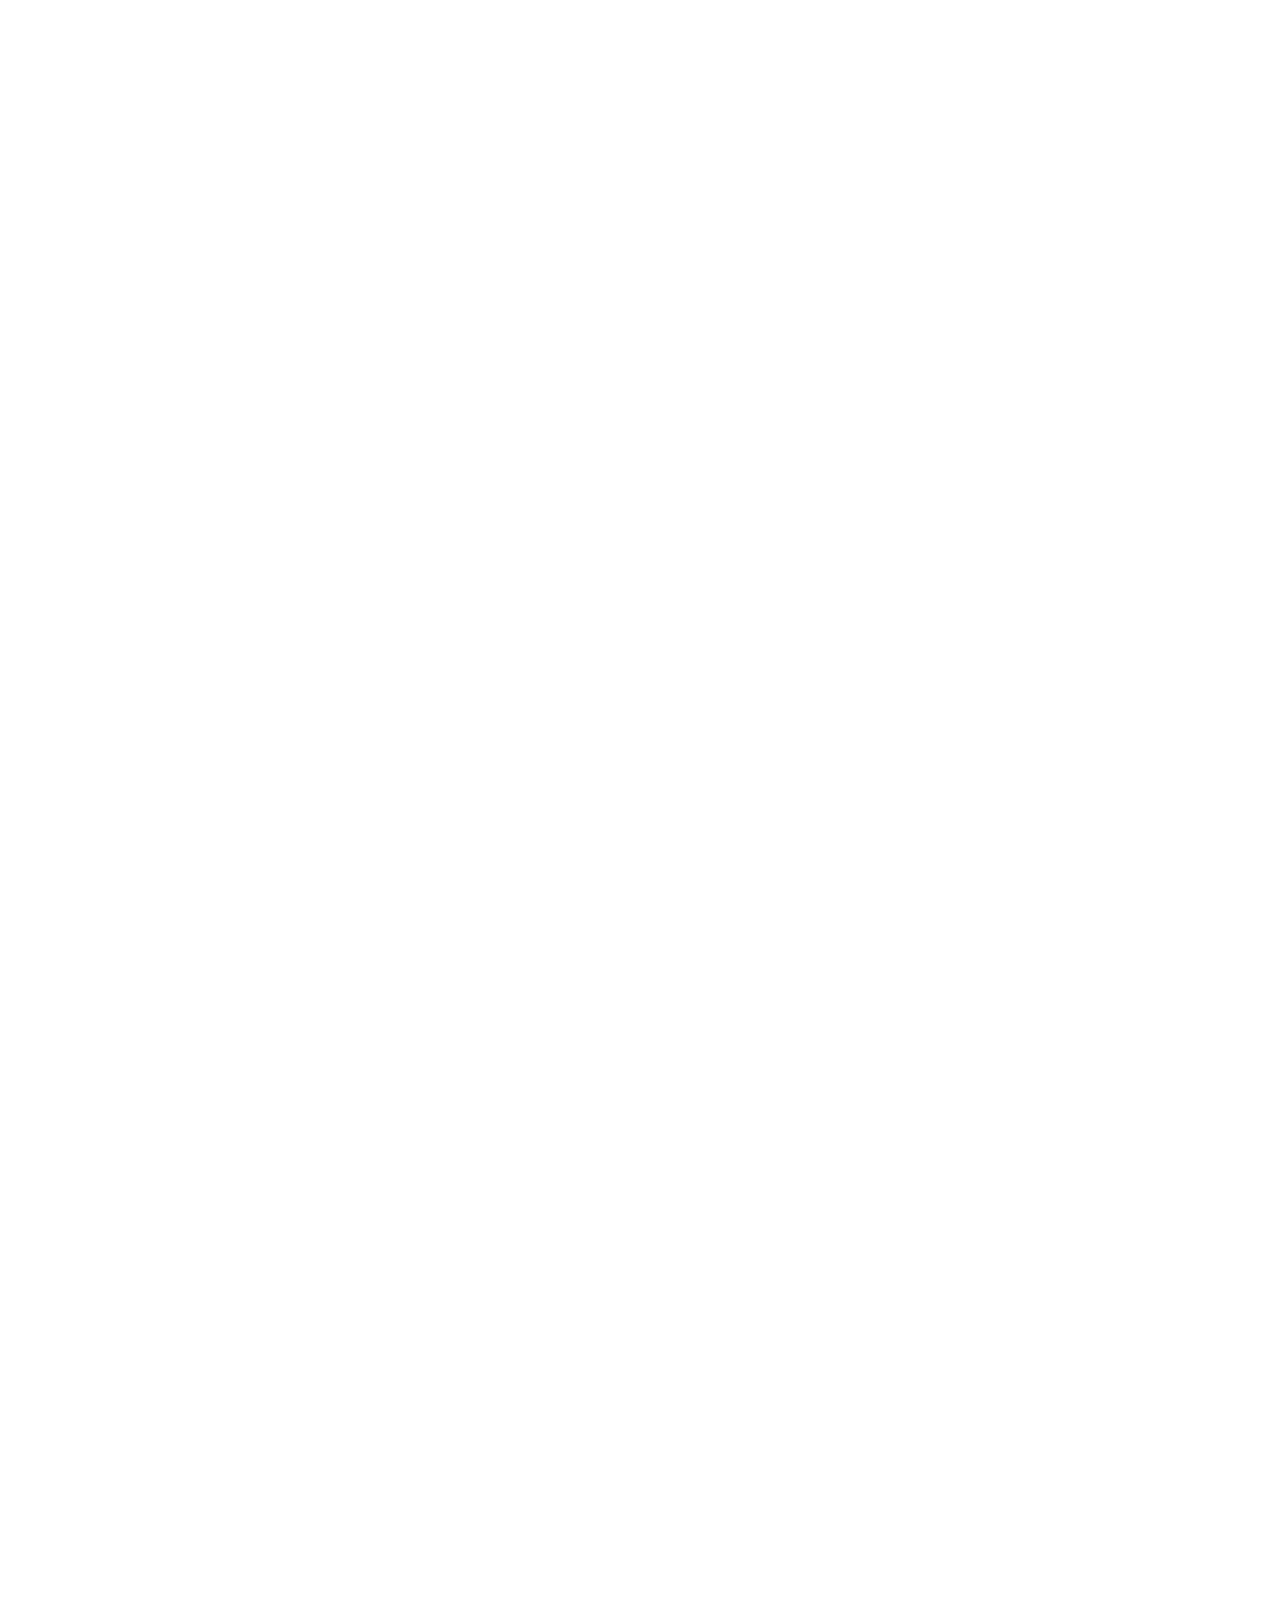
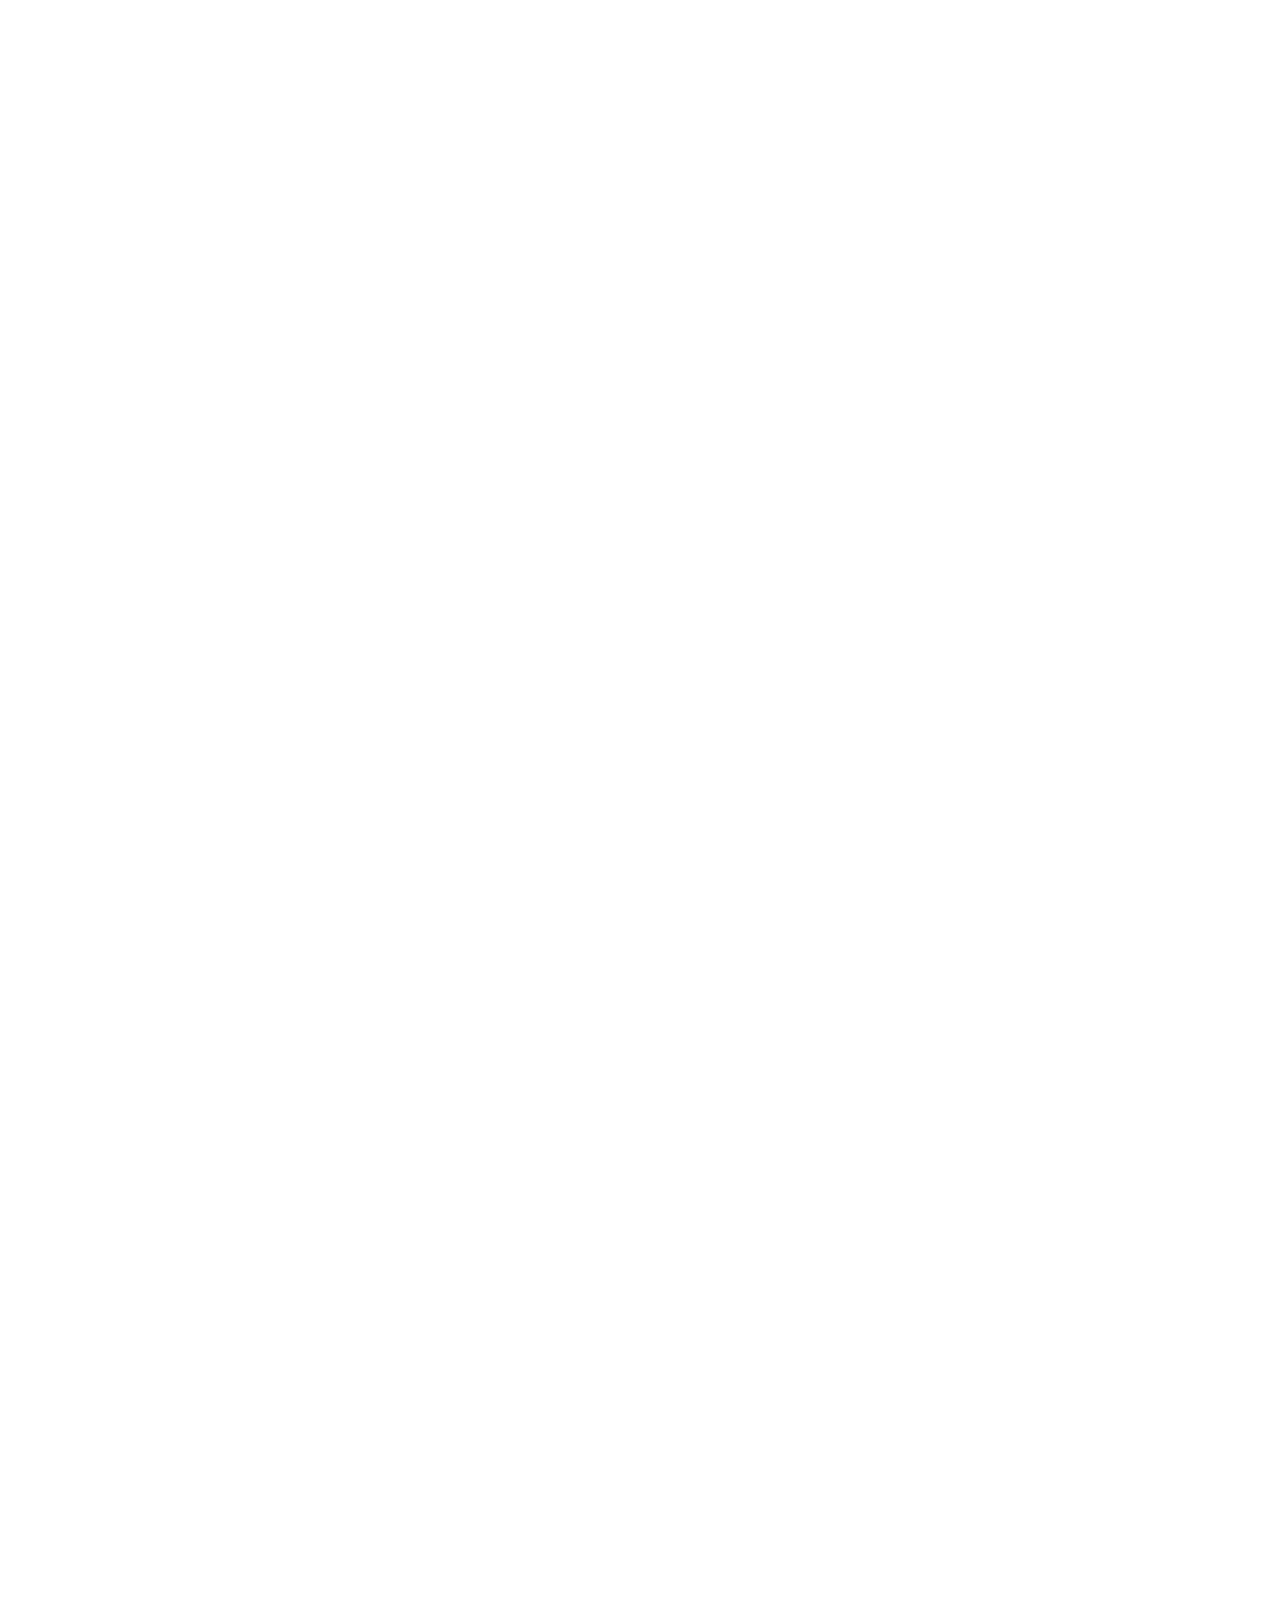
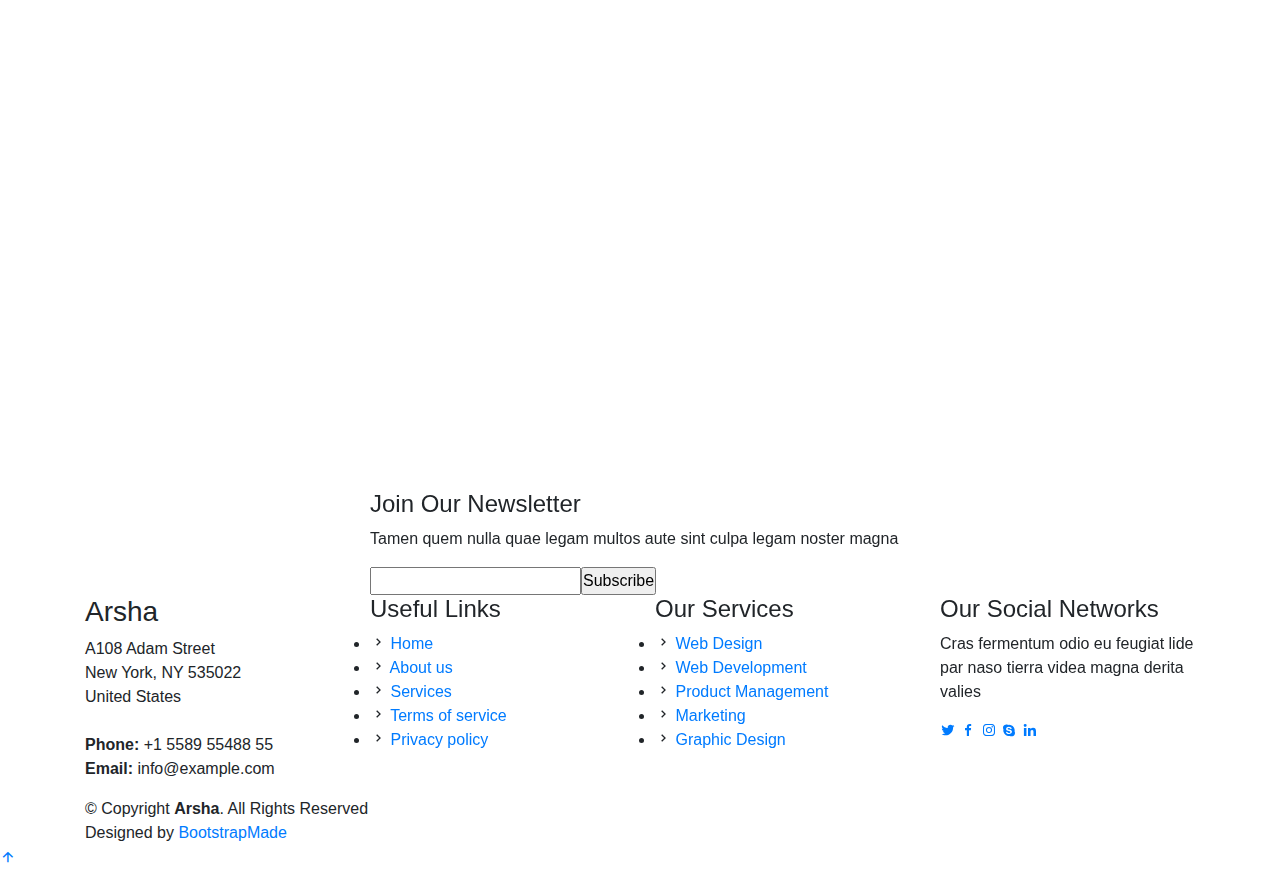
<file: Arsha/index.html>
<!DOCTYPE html>
<html lang="en">

<head>
  <meta charset="utf-8">
  <meta content="width=device-width, initial-scale=1.0" name="viewport">

  <title>Arsha Bootstrap Template - Index</title>
  <meta content="" name="description">
  <meta content="" name="keywords">

  <!-- Favicons -->
  <link href="assets/img/favicon.png" rel="icon">
  <link href="assets/img/apple-touch-icon.png" rel="apple-touch-icon">

  <!-- Google Fonts -->
  <link href="https://fonts.googleapis.com/css?family=Open+Sans:300,300i,400,400i,600,600i,700,700i|Jost:300,300i,400,400i,500,500i,600,600i,700,700i|Poppins:300,300i,400,400i,500,500i,600,600i,700,700i" rel="stylesheet">

  <!-- Vendor CSS Files -->
  <link href="assets/vendor/bootstrap/css/bootstrap.min.css" rel="stylesheet">
  <link href="assets/vendor/icofont/icofont.min.css" rel="stylesheet">
  <link href="assets/vendor/boxicons/css/boxicons.min.css" rel="stylesheet">
  <link href="assets/vendor/remixicon/remixicon.css" rel="stylesheet">
  <link href="assets/vendor/venobox/venobox.css" rel="stylesheet">
  <link href="assets/vendor/owl.carousel/assets/owl.carousel.min.css" rel="stylesheet">
  <link href="assets/vendor/aos/aos.css" rel="stylesheet">

  <!-- Template Main CSS File -->
  <link href="assets/css/style.css" rel="stylesheet">

  <!-- =======================================================
  * Template Name: Arsha - v2.3.0
  * Template URL: https://bootstrapmade.com/arsha-free-bootstrap-html-template-corporate/
  * Author: BootstrapMade.com
  * License: https://bootstrapmade.com/license/
  ======================================================== -->
</head>

<body>

  <!-- ======= Header ======= -->
  <header id="header" class="fixed-top ">
    <div class="container d-flex align-items-center">

      <h1 class="logo mr-auto"><a href="index.html">Arsha</a></h1>
      <!-- Uncomment below if you prefer to use an image logo -->
      <!-- <a href="index.html" class="logo mr-auto"><img src="assets/img/logo.png" alt="" class="img-fluid"></a>-->

      <nav class="nav-menu d-none d-lg-block">
        <ul>
          <li class="active"><a href="index.html">Home</a></li>
          <li><a href="#about">About</a></li>
          <li><a href="#services">Services</a></li>
          <li><a href="#portfolio">Portfolio</a></li>
          <li><a href="#team">Team</a></li>
          <li class="drop-down"><a href="">Drop Down</a>
            <ul>
              <li><a href="#">Drop Down 1</a></li>
              <li class="drop-down"><a href="#">Deep Drop Down</a>
                <ul>
                  <li><a href="#">Deep Drop Down 1</a></li>
                  <li><a href="#">Deep Drop Down 2</a></li>
                  <li><a href="#">Deep Drop Down 3</a></li>
                  <li><a href="#">Deep Drop Down 4</a></li>
                  <li><a href="#">Deep Drop Down 5</a></li>
                </ul>
              </li>
              <li><a href="#">Drop Down 2</a></li>
              <li><a href="#">Drop Down 3</a></li>
              <li><a href="#">Drop Down 4</a></li>
            </ul>
          </li>
          <li><a href="#contact">Contact</a></li>

        </ul>
      </nav><!-- .nav-menu -->

      <a href="#about" class="get-started-btn scrollto">Get Started</a>

    </div>
  </header><!-- End Header -->

  <!-- ======= Hero Section ======= -->
  <section id="hero" class="d-flex align-items-center">

    <div class="container">
      <div class="row">
        <div class="col-lg-6 d-flex flex-column justify-content-center pt-4 pt-lg-0 order-2 order-lg-1" data-aos="fade-up" data-aos-delay="200">
          <h1>Better Solutions For Your Business</h1>
          <h2>We are team of talanted designers making websites with Bootstrap</h2>
          <div class="d-lg-flex">
            <a href="#about" class="btn-get-started scrollto">Get Started</a>
            <a href="https://www.youtube.com/watch?v=jDDaplaOz7Q" class="venobox btn-watch-video" data-vbtype="video" data-autoplay="true"> Watch Video <i class="icofont-play-alt-2"></i></a>
          </div>
        </div>
        <div class="col-lg-6 order-1 order-lg-2 hero-img" data-aos="zoom-in" data-aos-delay="200">
          <img src="assets/img/hero-img.png" class="img-fluid animated" alt="">
        </div>
      </div>
    </div>

  </section><!-- End Hero -->

  <main id="main">

    <!-- ======= Cliens Section ======= -->
    <section id="cliens" class="cliens section-bg">
      <div class="container">

        <div class="row" data-aos="zoom-in">

          <div class="col-lg-2 col-md-4 col-6 d-flex align-items-center justify-content-center">
            <img src="assets/img/clients/client-1.png" class="img-fluid" alt="">
          </div>

          <div class="col-lg-2 col-md-4 col-6 d-flex align-items-center justify-content-center">
            <img src="assets/img/clients/client-2.png" class="img-fluid" alt="">
          </div>

          <div class="col-lg-2 col-md-4 col-6 d-flex align-items-center justify-content-center">
            <img src="assets/img/clients/client-3.png" class="img-fluid" alt="">
          </div>

          <div class="col-lg-2 col-md-4 col-6 d-flex align-items-center justify-content-center">
            <img src="assets/img/clients/client-4.png" class="img-fluid" alt="">
          </div>

          <div class="col-lg-2 col-md-4 col-6 d-flex align-items-center justify-content-center">
            <img src="assets/img/clients/client-5.png" class="img-fluid" alt="">
          </div>

          <div class="col-lg-2 col-md-4 col-6 d-flex align-items-center justify-content-center">
            <img src="assets/img/clients/client-6.png" class="img-fluid" alt="">
          </div>

        </div>

      </div>
    </section><!-- End Cliens Section -->

    <!-- ======= About Us Section ======= -->
    <section id="about" class="about">
      <div class="container" data-aos="fade-up">

        <div class="section-title">
          <h2>About Us</h2>
        </div>

        <div class="row content">
          <div class="col-lg-6">
            <p>
              Lorem ipsum dolor sit amet, consectetur adipiscing elit, sed do eiusmod tempor incididunt ut labore et dolore
              magna aliqua.
            </p>
            <ul>
              <li><i class="ri-check-double-line"></i> Ullamco laboris nisi ut aliquip ex ea commodo consequat</li>
              <li><i class="ri-check-double-line"></i> Duis aute irure dolor in reprehenderit in voluptate velit</li>
              <li><i class="ri-check-double-line"></i> Ullamco laboris nisi ut aliquip ex ea commodo consequat</li>
            </ul>
          </div>
          <div class="col-lg-6 pt-4 pt-lg-0">
            <p>
              Ullamco laboris nisi ut aliquip ex ea commodo consequat. Duis aute irure dolor in reprehenderit in voluptate
              velit esse cillum dolore eu fugiat nulla pariatur. Excepteur sint occaecat cupidatat non proident, sunt in
              culpa qui officia deserunt mollit anim id est laborum.
            </p>
            <a href="#" class="btn-learn-more">Learn More</a>
          </div>
        </div>

      </div>
    </section><!-- End About Us Section -->

    <!-- ======= Why Us Section ======= -->
    <section id="why-us" class="why-us section-bg">
      <div class="container-fluid" data-aos="fade-up">

        <div class="row">

          <div class="col-lg-7 d-flex flex-column justify-content-center align-items-stretch  order-2 order-lg-1">

            <div class="content">
              <h3>Eum ipsam laborum deleniti <strong>velit pariatur architecto aut nihil</strong></h3>
              <p>
                Lorem ipsum dolor sit amet, consectetur adipiscing elit, sed do eiusmod tempor incididunt ut labore et dolore magna aliqua. Duis aute irure dolor in reprehenderit
              </p>
            </div>

            <div class="accordion-list">
              <ul>
                <li>
                  <a data-toggle="collapse" class="collapse" href="#accordion-list-1"><span>01</span> Non consectetur a erat nam at lectus urna duis? <i class="bx bx-chevron-down icon-show"></i><i class="bx bx-chevron-up icon-close"></i></a>
                  <div id="accordion-list-1" class="collapse show" data-parent=".accordion-list">
                    <p>
                      Feugiat pretium nibh ipsum consequat. Tempus iaculis urna id volutpat lacus laoreet non curabitur gravida. Venenatis lectus magna fringilla urna porttitor rhoncus dolor purus non.
                    </p>
                  </div>
                </li>

                <li>
                  <a data-toggle="collapse" href="#accordion-list-2" class="collapsed"><span>02</span> Feugiat scelerisque varius morbi enim nunc? <i class="bx bx-chevron-down icon-show"></i><i class="bx bx-chevron-up icon-close"></i></a>
                  <div id="accordion-list-2" class="collapse" data-parent=".accordion-list">
                    <p>
                      Dolor sit amet consectetur adipiscing elit pellentesque habitant morbi. Id interdum velit laoreet id donec ultrices. Fringilla phasellus faucibus scelerisque eleifend donec pretium. Est pellentesque elit ullamcorper dignissim. Mauris ultrices eros in cursus turpis massa tincidunt dui.
                    </p>
                  </div>
                </li>

                <li>
                  <a data-toggle="collapse" href="#accordion-list-3" class="collapsed"><span>03</span> Dolor sit amet consectetur adipiscing elit? <i class="bx bx-chevron-down icon-show"></i><i class="bx bx-chevron-up icon-close"></i></a>
                  <div id="accordion-list-3" class="collapse" data-parent=".accordion-list">
                    <p>
                      Eleifend mi in nulla posuere sollicitudin aliquam ultrices sagittis orci. Faucibus pulvinar elementum integer enim. Sem nulla pharetra diam sit amet nisl suscipit. Rutrum tellus pellentesque eu tincidunt. Lectus urna duis convallis convallis tellus. Urna molestie at elementum eu facilisis sed odio morbi quis
                    </p>
                  </div>
                </li>

              </ul>
            </div>

          </div>

          <div class="col-lg-5 align-items-stretch order-1 order-lg-2 img" style='background-image: url("assets/img/why-us.png");' data-aos="zoom-in" data-aos-delay="150">&nbsp;</div>
        </div>

      </div>
    </section><!-- End Why Us Section -->

    <!-- ======= Skills Section ======= -->
    <section id="skills" class="skills">
      <div class="container" data-aos="fade-up">

        <div class="row">
          <div class="col-lg-6 d-flex align-items-center" data-aos="fade-right" data-aos-delay="100">
            <img src="assets/img/skills.png" class="img-fluid" alt="">
          </div>
          <div class="col-lg-6 pt-4 pt-lg-0 content" data-aos="fade-left" data-aos-delay="100">
            <h3>Voluptatem dignissimos provident quasi corporis voluptates</h3>
            <p class="font-italic">
              Lorem ipsum dolor sit amet, consectetur adipiscing elit, sed do eiusmod tempor incididunt ut labore et dolore
              magna aliqua.
            </p>

            <div class="skills-content">

              <div class="progress">
                <span class="skill">HTML <i class="val">100%</i></span>
                <div class="progress-bar-wrap">
                  <div class="progress-bar" role="progressbar" aria-valuenow="100" aria-valuemin="0" aria-valuemax="100"></div>
                </div>
              </div>

              <div class="progress">
                <span class="skill">CSS <i class="val">90%</i></span>
                <div class="progress-bar-wrap">
                  <div class="progress-bar" role="progressbar" aria-valuenow="90" aria-valuemin="0" aria-valuemax="100"></div>
                </div>
              </div>

              <div class="progress">
                <span class="skill">JavaScript <i class="val">75%</i></span>
                <div class="progress-bar-wrap">
                  <div class="progress-bar" role="progressbar" aria-valuenow="75" aria-valuemin="0" aria-valuemax="100"></div>
                </div>
              </div>

              <div class="progress">
                <span class="skill">Photoshop <i class="val">55%</i></span>
                <div class="progress-bar-wrap">
                  <div class="progress-bar" role="progressbar" aria-valuenow="55" aria-valuemin="0" aria-valuemax="100"></div>
                </div>
              </div>

            </div>

          </div>
        </div>

      </div>
    </section><!-- End Skills Section -->

    <!-- ======= Services Section ======= -->
    <section id="services" class="services section-bg">
      <div class="container" data-aos="fade-up">

        <div class="section-title">
          <h2>Services</h2>
          <p>Magnam dolores commodi suscipit. Necessitatibus eius consequatur ex aliquid fuga eum quidem. Sit sint consectetur velit. Quisquam quos quisquam cupiditate. Et nemo qui impedit suscipit alias ea. Quia fugiat sit in iste officiis commodi quidem hic quas.</p>
        </div>

        <div class="row">
          <div class="col-xl-3 col-md-6 d-flex align-items-stretch" data-aos="zoom-in" data-aos-delay="100">
            <div class="icon-box">
              <div class="icon"><i class="bx bxl-dribbble"></i></div>
              <h4><a href="">Lorem Ipsum</a></h4>
              <p>Voluptatum deleniti atque corrupti quos dolores et quas molestias excepturi</p>
            </div>
          </div>

          <div class="col-xl-3 col-md-6 d-flex align-items-stretch mt-4 mt-md-0" data-aos="zoom-in" data-aos-delay="200">
            <div class="icon-box">
              <div class="icon"><i class="bx bx-file"></i></div>
              <h4><a href="">Sed ut perspici</a></h4>
              <p>Duis aute irure dolor in reprehenderit in voluptate velit esse cillum dolore</p>
            </div>
          </div>

          <div class="col-xl-3 col-md-6 d-flex align-items-stretch mt-4 mt-xl-0" data-aos="zoom-in" data-aos-delay="300">
            <div class="icon-box">
              <div class="icon"><i class="bx bx-tachometer"></i></div>
              <h4><a href="">Magni Dolores</a></h4>
              <p>Excepteur sint occaecat cupidatat non proident, sunt in culpa qui officia</p>
            </div>
          </div>

          <div class="col-xl-3 col-md-6 d-flex align-items-stretch mt-4 mt-xl-0" data-aos="zoom-in" data-aos-delay="400">
            <div class="icon-box">
              <div class="icon"><i class="bx bx-layer"></i></div>
              <h4><a href="">Nemo Enim</a></h4>
              <p>At vero eos et accusamus et iusto odio dignissimos ducimus qui blanditiis</p>
            </div>
          </div>

        </div>

      </div>
    </section><!-- End Services Section -->

    <!-- ======= Cta Section ======= -->
    <section id="cta" class="cta">
      <div class="container" data-aos="zoom-in">

        <div class="row">
          <div class="col-lg-9 text-center text-lg-left">
            <h3>Call To Action</h3>
            <p> Duis aute irure dolor in reprehenderit in voluptate velit esse cillum dolore eu fugiat nulla pariatur. Excepteur sint occaecat cupidatat non proident, sunt in culpa qui officia deserunt mollit anim id est laborum.</p>
          </div>
          <div class="col-lg-3 cta-btn-container text-center">
            <a class="cta-btn align-middle" href="#">Call To Action</a>
          </div>
        </div>

      </div>
    </section><!-- End Cta Section -->

    <!-- ======= Portfolio Section ======= -->
    <section id="portfolio" class="portfolio">
      <div class="container" data-aos="fade-up">

        <div class="section-title">
          <h2>Portfolio</h2>
          <p>Magnam dolores commodi suscipit. Necessitatibus eius consequatur ex aliquid fuga eum quidem. Sit sint consectetur velit. Quisquam quos quisquam cupiditate. Et nemo qui impedit suscipit alias ea. Quia fugiat sit in iste officiis commodi quidem hic quas.</p>
        </div>

        <ul id="portfolio-flters" class="d-flex justify-content-center" data-aos="fade-up" data-aos-delay="100">
          <li data-filter="*" class="filter-active">All</li>
          <li data-filter=".filter-app">App</li>
          <li data-filter=".filter-card">Card</li>
          <li data-filter=".filter-web">Web</li>
        </ul>

        <div class="row portfolio-container" data-aos="fade-up" data-aos-delay="200">

          <div class="col-lg-4 col-md-6 portfolio-item filter-app">
            <div class="portfolio-img"><img src="assets/img/portfolio/portfolio-1.jpg" class="img-fluid" alt=""></div>
            <div class="portfolio-info">
              <h4>App 1</h4>
              <p>App</p>
              <a href="assets/img/portfolio/portfolio-1.jpg" data-gall="portfolioGallery" class="venobox preview-link" title="App 1"><i class="bx bx-plus"></i></a>
              <a href="portfolio-details.html" class="details-link" title="More Details"><i class="bx bx-link"></i></a>
            </div>
          </div>

          <div class="col-lg-4 col-md-6 portfolio-item filter-web">
            <div class="portfolio-img"><img src="assets/img/portfolio/portfolio-2.jpg" class="img-fluid" alt=""></div>
            <div class="portfolio-info">
              <h4>Web 3</h4>
              <p>Web</p>
              <a href="assets/img/portfolio/portfolio-2.jpg" data-gall="portfolioGallery" class="venobox preview-link" title="Web 3"><i class="bx bx-plus"></i></a>
              <a href="portfolio-details.html" class="details-link" title="More Details"><i class="bx bx-link"></i></a>
            </div>
          </div>

          <div class="col-lg-4 col-md-6 portfolio-item filter-app">
            <div class="portfolio-img"><img src="assets/img/portfolio/portfolio-3.jpg" class="img-fluid" alt=""></div>
            <div class="portfolio-info">
              <h4>App 2</h4>
              <p>App</p>
              <a href="assets/img/portfolio/portfolio-3.jpg" data-gall="portfolioGallery" class="venobox preview-link" title="App 2"><i class="bx bx-plus"></i></a>
              <a href="portfolio-details.html" class="details-link" title="More Details"><i class="bx bx-link"></i></a>
            </div>
          </div>

          <div class="col-lg-4 col-md-6 portfolio-item filter-card">
            <div class="portfolio-img"><img src="assets/img/portfolio/portfolio-4.jpg" class="img-fluid" alt=""></div>
            <div class="portfolio-info">
              <h4>Card 2</h4>
              <p>Card</p>
              <a href="assets/img/portfolio/portfolio-4.jpg" data-gall="portfolioGallery" class="venobox preview-link" title="Card 2"><i class="bx bx-plus"></i></a>
              <a href="portfolio-details.html" class="details-link" title="More Details"><i class="bx bx-link"></i></a>
            </div>
          </div>

          <div class="col-lg-4 col-md-6 portfolio-item filter-web">
            <div class="portfolio-img"><img src="assets/img/portfolio/portfolio-5.jpg" class="img-fluid" alt=""></div>
            <div class="portfolio-info">
              <h4>Web 2</h4>
              <p>Web</p>
              <a href="assets/img/portfolio/portfolio-5.jpg" data-gall="portfolioGallery" class="venobox preview-link" title="Web 2"><i class="bx bx-plus"></i></a>
              <a href="portfolio-details.html" class="details-link" title="More Details"><i class="bx bx-link"></i></a>
            </div>
          </div>

          <div class="col-lg-4 col-md-6 portfolio-item filter-app">
            <div class="portfolio-img"><img src="assets/img/portfolio/portfolio-6.jpg" class="img-fluid" alt=""></div>
            <div class="portfolio-info">
              <h4>App 3</h4>
              <p>App</p>
              <a href="assets/img/portfolio/portfolio-6.jpg" data-gall="portfolioGallery" class="venobox preview-link" title="App 3"><i class="bx bx-plus"></i></a>
              <a href="portfolio-details.html" class="details-link" title="More Details"><i class="bx bx-link"></i></a>
            </div>
          </div>

          <div class="col-lg-4 col-md-6 portfolio-item filter-card">
            <div class="portfolio-img"><img src="assets/img/portfolio/portfolio-7.jpg" class="img-fluid" alt=""></div>
            <div class="portfolio-info">
              <h4>Card 1</h4>
              <p>Card</p>
              <a href="assets/img/portfolio/portfolio-7.jpg" data-gall="portfolioGallery" class="venobox preview-link" title="Card 1"><i class="bx bx-plus"></i></a>
              <a href="portfolio-details.html" class="details-link" title="More Details"><i class="bx bx-link"></i></a>
            </div>
          </div>

          <div class="col-lg-4 col-md-6 portfolio-item filter-card">
            <div class="portfolio-img"><img src="assets/img/portfolio/portfolio-8.jpg" class="img-fluid" alt=""></div>
            <div class="portfolio-info">
              <h4>Card 3</h4>
              <p>Card</p>
              <a href="assets/img/portfolio/portfolio-8.jpg" data-gall="portfolioGallery" class="venobox preview-link" title="Card 3"><i class="bx bx-plus"></i></a>
              <a href="portfolio-details.html" class="details-link" title="More Details"><i class="bx bx-link"></i></a>
            </div>
          </div>

          <div class="col-lg-4 col-md-6 portfolio-item filter-web">
            <div class="portfolio-img"><img src="assets/img/portfolio/portfolio-9.jpg" class="img-fluid" alt=""></div>
            <div class="portfolio-info">
              <h4>Web 3</h4>
              <p>Web</p>
              <a href="assets/img/portfolio/portfolio-9.jpg" data-gall="portfolioGallery" class="venobox preview-link" title="Web 3"><i class="bx bx-plus"></i></a>
              <a href="portfolio-details.html" class="details-link" title="More Details"><i class="bx bx-link"></i></a>
            </div>
          </div>

        </div>

      </div>
    </section><!-- End Portfolio Section -->

    <!-- ======= Team Section ======= -->
    <section id="team" class="team section-bg">
      <div class="container" data-aos="fade-up">

        <div class="section-title">
          <h2>Team</h2>
          <p>Magnam dolores commodi suscipit. Necessitatibus eius consequatur ex aliquid fuga eum quidem. Sit sint consectetur velit. Quisquam quos quisquam cupiditate. Et nemo qui impedit suscipit alias ea. Quia fugiat sit in iste officiis commodi quidem hic quas.</p>
        </div>

        <div class="row">

          <div class="col-lg-6">
            <div class="member d-flex align-items-start" data-aos="zoom-in" data-aos-delay="100">
              <div class="pic"><img src="assets/img/team/team-1.jpg" class="img-fluid" alt=""></div>
              <div class="member-info">
                <h4>Walter White</h4>
                <span>Chief Executive Officer</span>
                <p>Explicabo voluptatem mollitia et repellat qui dolorum quasi</p>
                <div class="social">
                  <a href=""><i class="ri-twitter-fill"></i></a>
                  <a href=""><i class="ri-facebook-fill"></i></a>
                  <a href=""><i class="ri-instagram-fill"></i></a>
                  <a href=""> <i class="ri-linkedin-box-fill"></i> </a>
                </div>
              </div>
            </div>
          </div>

          <div class="col-lg-6 mt-4 mt-lg-0">
            <div class="member d-flex align-items-start" data-aos="zoom-in" data-aos-delay="200">
              <div class="pic"><img src="assets/img/team/team-2.jpg" class="img-fluid" alt=""></div>
              <div class="member-info">
                <h4>Sarah Jhonson</h4>
                <span>Product Manager</span>
                <p>Aut maiores voluptates amet et quis praesentium qui senda para</p>
                <div class="social">
                  <a href=""><i class="ri-twitter-fill"></i></a>
                  <a href=""><i class="ri-facebook-fill"></i></a>
                  <a href=""><i class="ri-instagram-fill"></i></a>
                  <a href=""> <i class="ri-linkedin-box-fill"></i> </a>
                </div>
              </div>
            </div>
          </div>

          <div class="col-lg-6 mt-4">
            <div class="member d-flex align-items-start" data-aos="zoom-in" data-aos-delay="300">
              <div class="pic"><img src="assets/img/team/team-3.jpg" class="img-fluid" alt=""></div>
              <div class="member-info">
                <h4>William Anderson</h4>
                <span>CTO</span>
                <p>Quisquam facilis cum velit laborum corrupti fuga rerum quia</p>
                <div class="social">
                  <a href=""><i class="ri-twitter-fill"></i></a>
                  <a href=""><i class="ri-facebook-fill"></i></a>
                  <a href=""><i class="ri-instagram-fill"></i></a>
                  <a href=""> <i class="ri-linkedin-box-fill"></i> </a>
                </div>
              </div>
            </div>
          </div>

          <div class="col-lg-6 mt-4">
            <div class="member d-flex align-items-start" data-aos="zoom-in" data-aos-delay="400">
              <div class="pic"><img src="assets/img/team/team-4.jpg" class="img-fluid" alt=""></div>
              <div class="member-info">
                <h4>Amanda Jepson</h4>
                <span>Accountant</span>
                <p>Dolorum tempora officiis odit laborum officiis et et accusamus</p>
                <div class="social">
                  <a href=""><i class="ri-twitter-fill"></i></a>
                  <a href=""><i class="ri-facebook-fill"></i></a>
                  <a href=""><i class="ri-instagram-fill"></i></a>
                  <a href=""> <i class="ri-linkedin-box-fill"></i> </a>
                </div>
              </div>
            </div>
          </div>

        </div>

      </div>
    </section><!-- End Team Section -->

    <!-- ======= Pricing Section ======= -->
    <section id="pricing" class="pricing">
      <div class="container" data-aos="fade-up">

        <div class="section-title">
          <h2>Pricing</h2>
          <p>Magnam dolores commodi suscipit. Necessitatibus eius consequatur ex aliquid fuga eum quidem. Sit sint consectetur velit. Quisquam quos quisquam cupiditate. Et nemo qui impedit suscipit alias ea. Quia fugiat sit in iste officiis commodi quidem hic quas.</p>
        </div>

        <div class="row">

          <div class="col-lg-4" data-aos="fade-up" data-aos-delay="100">
            <div class="box">
              <h3>Free Plan</h3>
              <h4><sup>$</sup>0<span>per month</span></h4>
              <ul>
                <li><i class="bx bx-check"></i> Quam adipiscing vitae proin</li>
                <li><i class="bx bx-check"></i> Nec feugiat nisl pretium</li>
                <li><i class="bx bx-check"></i> Nulla at volutpat diam uteera</li>
                <li class="na"><i class="bx bx-x"></i> <span>Pharetra massa massa ultricies</span></li>
                <li class="na"><i class="bx bx-x"></i> <span>Massa ultricies mi quis hendrerit</span></li>
              </ul>
              <a href="#" class="buy-btn">Get Started</a>
            </div>
          </div>

          <div class="col-lg-4 mt-4 mt-lg-0" data-aos="fade-up" data-aos-delay="200">
            <div class="box featured">
              <h3>Business Plan</h3>
              <h4><sup>$</sup>29<span>per month</span></h4>
              <ul>
                <li><i class="bx bx-check"></i> Quam adipiscing vitae proin</li>
                <li><i class="bx bx-check"></i> Nec feugiat nisl pretium</li>
                <li><i class="bx bx-check"></i> Nulla at volutpat diam uteera</li>
                <li><i class="bx bx-check"></i> Pharetra massa massa ultricies</li>
                <li><i class="bx bx-check"></i> Massa ultricies mi quis hendrerit</li>
              </ul>
              <a href="#" class="buy-btn">Get Started</a>
            </div>
          </div>

          <div class="col-lg-4 mt-4 mt-lg-0" data-aos="fade-up" data-aos-delay="300">
            <div class="box">
              <h3>Developer Plan</h3>
              <h4><sup>$</sup>49<span>per month</span></h4>
              <ul>
                <li><i class="bx bx-check"></i> Quam adipiscing vitae proin</li>
                <li><i class="bx bx-check"></i> Nec feugiat nisl pretium</li>
                <li><i class="bx bx-check"></i> Nulla at volutpat diam uteera</li>
                <li><i class="bx bx-check"></i> Pharetra massa massa ultricies</li>
                <li><i class="bx bx-check"></i> Massa ultricies mi quis hendrerit</li>
              </ul>
              <a href="#" class="buy-btn">Get Started</a>
            </div>
          </div>

        </div>

      </div>
    </section><!-- End Pricing Section -->

    <!-- ======= Frequently Asked Questions Section ======= -->
    <section id="faq" class="faq section-bg">
      <div class="container" data-aos="fade-up">

        <div class="section-title">
          <h2>Frequently Asked Questions</h2>
          <p>Magnam dolores commodi suscipit. Necessitatibus eius consequatur ex aliquid fuga eum quidem. Sit sint consectetur velit. Quisquam quos quisquam cupiditate. Et nemo qui impedit suscipit alias ea. Quia fugiat sit in iste officiis commodi quidem hic quas.</p>
        </div>

        <div class="faq-list">
          <ul>
            <li data-aos="fade-up" data-aos-delay="100">
              <i class="bx bx-help-circle icon-help"></i> <a data-toggle="collapse" class="collapse" href="#faq-list-1">Non consectetur a erat nam at lectus urna duis? <i class="bx bx-chevron-down icon-show"></i><i class="bx bx-chevron-up icon-close"></i></a>
              <div id="faq-list-1" class="collapse show" data-parent=".faq-list">
                <p>
                  Feugiat pretium nibh ipsum consequat. Tempus iaculis urna id volutpat lacus laoreet non curabitur gravida. Venenatis lectus magna fringilla urna porttitor rhoncus dolor purus non.
                </p>
              </div>
            </li>

            <li data-aos="fade-up" data-aos-delay="200">
              <i class="bx bx-help-circle icon-help"></i> <a data-toggle="collapse" href="#faq-list-2" class="collapsed">Feugiat scelerisque varius morbi enim nunc? <i class="bx bx-chevron-down icon-show"></i><i class="bx bx-chevron-up icon-close"></i></a>
              <div id="faq-list-2" class="collapse" data-parent=".faq-list">
                <p>
                  Dolor sit amet consectetur adipiscing elit pellentesque habitant morbi. Id interdum velit laoreet id donec ultrices. Fringilla phasellus faucibus scelerisque eleifend donec pretium. Est pellentesque elit ullamcorper dignissim. Mauris ultrices eros in cursus turpis massa tincidunt dui.
                </p>
              </div>
            </li>

            <li data-aos="fade-up" data-aos-delay="300">
              <i class="bx bx-help-circle icon-help"></i> <a data-toggle="collapse" href="#faq-list-3" class="collapsed">Dolor sit amet consectetur adipiscing elit? <i class="bx bx-chevron-down icon-show"></i><i class="bx bx-chevron-up icon-close"></i></a>
              <div id="faq-list-3" class="collapse" data-parent=".faq-list">
                <p>
                  Eleifend mi in nulla posuere sollicitudin aliquam ultrices sagittis orci. Faucibus pulvinar elementum integer enim. Sem nulla pharetra diam sit amet nisl suscipit. Rutrum tellus pellentesque eu tincidunt. Lectus urna duis convallis convallis tellus. Urna molestie at elementum eu facilisis sed odio morbi quis
                </p>
              </div>
            </li>

            <li data-aos="fade-up" data-aos-delay="400">
              <i class="bx bx-help-circle icon-help"></i> <a data-toggle="collapse" href="#faq-list-4" class="collapsed">Tempus quam pellentesque nec nam aliquam sem et tortor consequat? <i class="bx bx-chevron-down icon-show"></i><i class="bx bx-chevron-up icon-close"></i></a>
              <div id="faq-list-4" class="collapse" data-parent=".faq-list">
                <p>
                  Molestie a iaculis at erat pellentesque adipiscing commodo. Dignissim suspendisse in est ante in. Nunc vel risus commodo viverra maecenas accumsan. Sit amet nisl suscipit adipiscing bibendum est. Purus gravida quis blandit turpis cursus in.
                </p>
              </div>
            </li>

            <li data-aos="fade-up" data-aos-delay="500">
              <i class="bx bx-help-circle icon-help"></i> <a data-toggle="collapse" href="#faq-list-5" class="collapsed">Tortor vitae purus faucibus ornare. Varius vel pharetra vel turpis nunc eget lorem dolor? <i class="bx bx-chevron-down icon-show"></i><i class="bx bx-chevron-up icon-close"></i></a>
              <div id="faq-list-5" class="collapse" data-parent=".faq-list">
                <p>
                  Laoreet sit amet cursus sit amet dictum sit amet justo. Mauris vitae ultricies leo integer malesuada nunc vel. Tincidunt eget nullam non nisi est sit amet. Turpis nunc eget lorem dolor sed. Ut venenatis tellus in metus vulputate eu scelerisque.
                </p>
              </div>
            </li>

          </ul>
        </div>

      </div>
    </section><!-- End Frequently Asked Questions Section -->

    <!-- ======= Contact Section ======= -->
    <section id="contact" class="contact">
      <div class="container" data-aos="fade-up">

        <div class="section-title">
          <h2>Contact</h2>
          <p>Magnam dolores commodi suscipit. Necessitatibus eius consequatur ex aliquid fuga eum quidem. Sit sint consectetur velit. Quisquam quos quisquam cupiditate. Et nemo qui impedit suscipit alias ea. Quia fugiat sit in iste officiis commodi quidem hic quas.</p>
        </div>

        <div class="row">

          <div class="col-lg-5 d-flex align-items-stretch">
            <div class="info">
              <div class="address">
                <i class="icofont-google-map"></i>
                <h4>Location:</h4>
                <p>A108 Adam Street, New York, NY 535022</p>
              </div>

              <div class="email">
                <i class="icofont-envelope"></i>
                <h4>Email:</h4>
                <p>info@example.com</p>
              </div>

              <div class="phone">
                <i class="icofont-phone"></i>
                <h4>Call:</h4>
                <p>+1 5589 55488 55s</p>
              </div>

              <iframe src="https://www.google.com/maps/embed?pb=!1m14!1m8!1m3!1d12097.433213460943!2d-74.0062269!3d40.7101282!3m2!1i1024!2i768!4f13.1!3m3!1m2!1s0x0%3A0xb89d1fe6bc499443!2sDowntown+Conference+Center!5e0!3m2!1smk!2sbg!4v1539943755621" frameborder="0" style="border:0; width: 100%; height: 290px;" allowfullscreen></iframe>
            </div>

          </div>

          <div class="col-lg-7 mt-5 mt-lg-0 d-flex align-items-stretch">
            <form action="forms/contact.php" method="post" role="form" class="php-email-form">
              <div class="form-row">
                <div class="form-group col-md-6">
                  <label for="name">Your Name</label>
                  <input type="text" name="name" class="form-control" id="name" data-rule="minlen:4" data-msg="Please enter at least 4 chars" />
                  <div class="validate"></div>
                </div>
                <div class="form-group col-md-6">
                  <label for="name">Your Email</label>
                  <input type="email" class="form-control" name="email" id="email" data-rule="email" data-msg="Please enter a valid email" />
                  <div class="validate"></div>
                </div>
              </div>
              <div class="form-group">
                <label for="name">Subject</label>
                <input type="text" class="form-control" name="subject" id="subject" data-rule="minlen:4" data-msg="Please enter at least 8 chars of subject" />
                <div class="validate"></div>
              </div>
              <div class="form-group">
                <label for="name">Message</label>
                <textarea class="form-control" name="message" rows="10" data-rule="required" data-msg="Please write something for us"></textarea>
                <div class="validate"></div>
              </div>
              <div class="mb-3">
                <div class="loading">Loading</div>
                <div class="error-message"></div>
                <div class="sent-message">Your message has been sent. Thank you!</div>
              </div>
              <div class="text-center"><button type="submit">Send Message</button></div>
            </form>
          </div>

        </div>

      </div>
    </section><!-- End Contact Section -->

  </main><!-- End #main -->

  <!-- ======= Footer ======= -->
  <footer id="footer">

    <div class="footer-newsletter">
      <div class="container">
        <div class="row justify-content-center">
          <div class="col-lg-6">
            <h4>Join Our Newsletter</h4>
            <p>Tamen quem nulla quae legam multos aute sint culpa legam noster magna</p>
            <form action="" method="post">
              <input type="email" name="email"><input type="submit" value="Subscribe">
            </form>
          </div>
        </div>
      </div>
    </div>

    <div class="footer-top">
      <div class="container">
        <div class="row">

          <div class="col-lg-3 col-md-6 footer-contact">
            <h3>Arsha</h3>
            <p>
              A108 Adam Street <br>
              New York, NY 535022<br>
              United States <br><br>
              <strong>Phone:</strong> +1 5589 55488 55<br>
              <strong>Email:</strong> info@example.com<br>
            </p>
          </div>

          <div class="col-lg-3 col-md-6 footer-links">
            <h4>Useful Links</h4>
            <ul>
              <li><i class="bx bx-chevron-right"></i> <a href="#">Home</a></li>
              <li><i class="bx bx-chevron-right"></i> <a href="#">About us</a></li>
              <li><i class="bx bx-chevron-right"></i> <a href="#">Services</a></li>
              <li><i class="bx bx-chevron-right"></i> <a href="#">Terms of service</a></li>
              <li><i class="bx bx-chevron-right"></i> <a href="#">Privacy policy</a></li>
            </ul>
          </div>

          <div class="col-lg-3 col-md-6 footer-links">
            <h4>Our Services</h4>
            <ul>
              <li><i class="bx bx-chevron-right"></i> <a href="#">Web Design</a></li>
              <li><i class="bx bx-chevron-right"></i> <a href="#">Web Development</a></li>
              <li><i class="bx bx-chevron-right"></i> <a href="#">Product Management</a></li>
              <li><i class="bx bx-chevron-right"></i> <a href="#">Marketing</a></li>
              <li><i class="bx bx-chevron-right"></i> <a href="#">Graphic Design</a></li>
            </ul>
          </div>

          <div class="col-lg-3 col-md-6 footer-links">
            <h4>Our Social Networks</h4>
            <p>Cras fermentum odio eu feugiat lide par naso tierra videa magna derita valies</p>
            <div class="social-links mt-3">
              <a href="#" class="twitter"><i class="bx bxl-twitter"></i></a>
              <a href="#" class="facebook"><i class="bx bxl-facebook"></i></a>
              <a href="#" class="instagram"><i class="bx bxl-instagram"></i></a>
              <a href="#" class="google-plus"><i class="bx bxl-skype"></i></a>
              <a href="#" class="linkedin"><i class="bx bxl-linkedin"></i></a>
            </div>
          </div>

        </div>
      </div>
    </div>

    <div class="container footer-bottom clearfix">
      <div class="copyright">
        &copy; Copyright <strong><span>Arsha</span></strong>. All Rights Reserved
      </div>
      <div class="credits">
        <!-- All the links in the footer should remain intact. -->
        <!-- You can delete the links only if you purchased the pro version. -->
        <!-- Licensing information: https://bootstrapmade.com/license/ -->
        <!-- Purchase the pro version with working PHP/AJAX contact form: https://bootstrapmade.com/arsha-free-bootstrap-html-template-corporate/ -->
        Designed by <a href="https://bootstrapmade.com/">BootstrapMade</a>
      </div>
    </div>
  </footer><!-- End Footer -->

  <a href="#" class="back-to-top"><i class="ri-arrow-up-line"></i></a>
  <div id="preloader"></div>

  <!-- Vendor JS Files -->
  <script src="assets/vendor/jquery/jquery.min.js"></script>
  <script src="assets/vendor/bootstrap/js/bootstrap.bundle.min.js"></script>
  <script src="assets/vendor/jquery.easing/jquery.easing.min.js"></script>
  <script src="assets/vendor/php-email-form/validate.js"></script>
  <script src="assets/vendor/waypoints/jquery.waypoints.min.js"></script>
  <script src="assets/vendor/isotope-layout/isotope.pkgd.min.js"></script>
  <script src="assets/vendor/venobox/venobox.min.js"></script>
  <script src="assets/vendor/owl.carousel/owl.carousel.min.js"></script>
  <script src="assets/vendor/aos/aos.js"></script>

  <!-- Template Main JS File -->
  <script src="assets/js/main.js"></script>

</body>

</html>
</file>
<file: 02.single-price-grid-component-master/style.css>
* {
    margin: 0;
    padding: 0;
    font-family: 'Karla', sans-serif;
}

.card {
    width: 700px;
    margin: 70px auto;
    border-radius: 10px;
    box-shadow: -250px 0px 100px rgba(249, 249, 249, 1), -250px 0px 100px rgba(249, 249, 249, 1), 250px 0px 100px rgba(249, 249, 249, 1), 250px 0px 100px rgba(249, 249, 249, 1), 0px -50px 200px rgba(249, 249, 249, 1), 0 10px 50px rgba(0, 0, 0, .5);
}

.row_up {
    width: 100%;
    background-color: white;
    padding: 35px 0;
    border-radius: 20px;
}

.row_up h1 {
    color: hsl(179, 62%, 43%);
    font-weight: 700;
    padding: 0 35px 15px 35px;
}

.row_up h3 {
    color: hsl(71, 73%, 54%);
    margin-bottom: 15px;
    padding: 0 35px;
}

.row_up p {
    color: hsl(218, 22%, 67%);
    font-size: 16px;
    width: 540px;
    padding: 0 35px;
    line-height: 25px;
}


/* Row Down */

.row_down {
    width: 100%;
    display: flex;
    border-radius: 20px;
}

.left_card {
    width: 46%;
    background: hsl(179, 62%, 43%);
    padding: 50px 30px;
}

.left_card h3,
.price,
.left_card p {
    color: white;
}

h3 {
    font-weight: 700;
    margin-bottom: 15px;
}

.price {
    display: flex;
    color: white;
    margin-bottom: 10px;
}

.price h5 {
    padding: 6px;
    color: hsla(203, 44%, 93%, 0.815);
}

.left_card_footer {
    width: 240px;
}

.button {
    background-color: hsl(71, 73%, 54%);
    padding: 10px;
    margin-top: 10px;
    display: flex;
    justify-content: center;
    border-radius: 5px;
}

.button a {
    text-decoration: none;
    color: white;
    font-weight: 700;
}

.right_card {
    width: 46%;
    background-color: hsla(179, 59%, 53%, 0.856);
    padding: 50px 30px;
}

.right_card h3 {
    color: white;
    margin-bottom: 15px;
}

.right_card p {
    color: hsla(203, 44%, 93%, 0.815);
}
</file>
<file: 03.social-proof-section-master/style.css>
* {
    margin: 0;
    padding: 0;
    box-sizing: border-box;
}

.container {
    margin: 70px auto;
    width: 1000px;
}

.row_up {
    width: 100%;
    height: 200px;
    display: flex;
    justify-content: space-between;
    margin-bottom: 50px;
}

.text {
    width: 35%;
}

h1 {
    font-family: 'Spartan', sans-serif;
    font-weight: 700;
    color: hsl(300, 43%, 22%);
    margin-bottom: 10px;
}

p {
    color: hsl(303, 10%, 53%);
}

.rating {
    width: 45%;
    position: relative;
}

.rating_row {
    width: 100%;
    background: hsl(300, 24%, 96%);
    height: 50px;
    margin-bottom: 10px;
    border-radius: 10px;
    display: flex;
    justify-content: space-around;
    padding: 0 15px;
}

.left_1 {
    position: absolute;
    right: 90px;
}

.left_2 {
    position: absolute;
    top: 63px;
    right: 43px;
}

.left_3 {
    position: absolute;
    top: 130px;
    left: 0;
}

.starts {
    margin: auto 5px;
}

h4 {
    margin: auto;
    color: hsl(300, 43%, 22%);
}

.row-down {
    width: 100%;
    height: 200px;
    position: relative;
    display: flex;
}

.card {
    width: 32%;
    background: hsl(300, 43%, 22%);
    border-radius: 10px;
    padding: 25px;
    display: flex;
    flex-direction: column;
}

.card_header {
    display: flex;
    margin-bottom: 20px;
}

img {
    width: 50px;
    height: 50px;
    border-radius: 50%;
}

.card_name {
    padding-left: 10px;
    padding-top: 5px;
}

.sub_name {
    color: hsl(333, 80%, 67%);
    letter-spacing: 1px;
}

.card_name h4 {
    color: white;
    margin-bottom: 5px;
    letter-spacing: 1px;
}

.card_text {
    color: hsla(0, 0%, 90%, 0.856);
    letter-spacing: 1px;
}

.card_2 {
    margin: 0 15px;
    position: absolute;
    top: 17px;
    right: 323px;
}

.card_3 {
    position: absolute;
    top: 40px;
    right: 0;
}
</file>
<file: 04-four-card-feature-section-master/style/main.css>
* {
                margin: 0;
                padding: 0;
                box-sizing: border-box;
                font-family: 'Poppins', sans-serif;
            }
            
            body {
                background: rgb(248, 243, 241);
            }
            
            .intro-wrapper {
                width: 500px;
                padding-top: 50px;
                text-align: center;
                margin: 0 auto;
                color: hsl(234, 12%, 34%);
                margin-bottom: 40px;
            }
            
            .head-intro {
                font-size: 30px;
                font-weight: 200;
            }
            
            .description {
                padding-top: 15px;
                font-weight: 200;
            }
            
            .card-wrapper {
                width: 80%;
                margin: auto;
                position: relative;
                display: flex;
                flex-direction: row;
                flex-wrap: nowrap;
            }
            
            .card-layout {
                margin: 0 auto;
                width: 430px;
                position: relative;
            }
            
            .card-item {
                background-color: white;
                position: relative;
                padding: 20px;
                margin: 10px;
                border-top: 3px solid black;
                overflow: hidden;
                border-radius: 5px;
                min-height: 250px;
                box-shadow: 0px 8px 10px rgba(128, 128, 128, 0.514);
            }
            
            .card-name {
                font-size: 24px;
            }
            
            .card-description {
                font-weight: 200;
                font-size: 16px;
            }
            
            .img-holder {
                position: absolute;
                width: 70px;
                bottom: 20px;
                right: 20px;
            }
            
            .img {
                object-fit: cover;
                height: 100%;
                width: 100%;
            }
            
            .supervisor {
                border-top: 3px solid hsl(180, 62%, 55%);
            }
            
            .teambuilder {
                border-top: 3px solid hsl(0, 78%, 62%);
            }
            
            .karma {
                border-top: 3px solid hsl(34, 97%, 64%);
            }
            
            .calculator {
                border-top: 3px solid hsl(212, 86%, 64%);
            }
            
            .supervisor {
                position: absolute;
                top: 150px;
                width: 340px;
            }
            
            .calculator {
                position: absolute;
                top: 150px;
                width: 340px;
            }
            /*--------mobil design---------*/
            
            @media( min-width: 280px) and (max-width: 900px) {
                .intro-wrapper {
                    width: 100%;
                    padding-left: 51px;
                }
                .card-wrapper {
                    width: 100%;
                    margin: auto;
                    display: flex;
                    flex-direction: column;
                }
                .supervisor {
                    position: absolute;
                    top: 535px;
                    width: 94%;
                }
                .calculator {
                    position: absolute;
                    top: 274px;
                    width: 95%;
                }
            }
</file>
<file: 08.myMaundy/style.css>
* {
    margin: 0;
    padding: 0;
    box-sizing: border-box;
    font-family: 'Roboto', sans-serif;
}

body {
    background: url('img/photo-1611244093015-81b53b404a8c.jpg');
    background-repeat: no-repeat;
    background-size: cover;
    background-attachment: fixed;
}

#header {
    margin-top: 100px;
}

#header h1 {
    color: rgba(95, 25, 104, 0.678);
    font-size: 48px;
    margin-bottom: 10px;
    line-height: 65px;
}

#header h2 {
    color: white;
    font-size: 22px;
    margin-bottom: 40px;
}

.countdown-item {
    background: rgba(255, 255, 255, 0.712);
    color: rgba(95, 25, 104, 0.678);
    border-radius: 8px;
    margin: 10px 10px;
    width: 100px;
    padding: 15px 0;
    text-align: center;
}

.countdown {
    margin-bottom: 50px;
}

.subscribe h4 {
    color: white;
    font-size: 20px;
    padding-bottom: 12px;
}

.subscribe-form {
    color: rgba(95, 25, 104, 0.678);
    min-width: 300px;
    margin-top: 10px;
    padding: 6px 10px;
    border-radius: 50px;
    text-align: left;
}

#mail {
    margin-right: 6px;
    border-radius: 6px;
    padding: 5px 10px;
    outline: none;
}

#submit {
    color: white;
    outline: none;
    border-radius: 6px;
    padding: 5px 10px;
    background-color: rgba(95, 25, 104, 0.678);
}

.load {
    display: none;
    text-align: center;
    padding: 15px;
}

.loading {
    margin-bottom: 10px;
}

.loading::before {
    content: "";
    display: inline-block;
    border-radius: 50%;
    width: 24px;
    height: 24px;
    margin: 0 10px -6px 0;
    border: 3px solid #18d26e;
    border-top-color: #eee;
    -webkit-animation: animate-loading-notify 1s linear infinite;
    animation: animate-loading-notify 1s linear infinite;
}

@-webkit-keyframes animate-loading-notify {
    0% {
        transform: rotate(0deg);
    }
    100% {
        transform: rotate(360deg);
    }
}

@keyframes animate-loading-notify {
    0% {
        transform: rotate(0deg);
    }
    100% {
        transform: rotate(360deg);
    }
}

.sent-message {
    font-size: 12px;
}

.m-60 {
    margin-top: 60px !important;
}

.social-links {
    display: flex;
    justify-content: space-between;
    width: 250px;
    margin-top: 41px;
}

.social-links a {
    font-size: 25px;
    color: white;
}

.social-links a :hover {
    font-size: 30px;
    transform: scale(1.2);
    color: rgba(95, 25, 104, 0.678);
}


/*--------------------------------------------------------------
# Sections General
--------------------------------------------------------------*/

#about {
    padding: 60px 0;
}

.section-title {
    text-align: center;
    padding-bottom: 30px;
    color: white;
}

.section-title h2 {
    color: rgba(95, 25, 104, 0.678);
    font-size: 32px;
    font-weight: bold;
    text-transform: uppercase;
    margin-bottom: 20px;
    padding-bottom: 20px;
}

.section-title p {
    margin-bottom: 0;
    color: white;
}


/*--------------------------------------------------------------
# Contact Us
--------------------------------------------------------------*/

#about .icon {
    display: flex;
    justify-content: center;
    margin-bottom: 15px;
}

#about .icon i {
    color: #fff;
    font-size: 50px;
}

#about .icon i:hover {
    color: rgba(95, 25, 104, 0.678);
    font-size: 42px;
    transform: scale(1.2);
    transition: 0.3s;
}

#about .title a {
    color: white;
    margin-bottom: 15px;
    font-size: 30px;
    text-transform: uppercase;
}

#about .title a {
    text-decoration: none;
    transition: 0.3s;
}

#about .description {
    color: white;
    line-height: 24px;
    font-size: 14px;
}


/*--------------------------------------------------------------
# Contact Us
--------------------------------------------------------------*/

.contact .info {
    color: rgba(95, 25, 104, 0.678);
    padding: 30px;
    width: 100%;
}

.contact .info i {
    font-size: 20px;
    color: #fff;
    float: left;
    width: 44px;
    height: 44px;
    background: rgba(255, 255, 255, 0.1);
    display: flex;
    justify-content: center;
    align-items: center;
    border-radius: 50px;
    transition: all 0.3s ease-in-out;
}

.contact .info h4 {
    color: rgba(95, 25, 104, 0.678);
    padding: 0 0 0 60px;
    font-size: 22px;
    font-weight: 600;
    margin-bottom: 5px;
}

.contact .info p {
    color: white;
    padding: 0 0 10px 60px;
    margin-bottom: 20px;
    font-size: 14px;
}

.contact .info .email p {
    color: white;
    padding-top: 5px;
}

.contact .info .social-links {
    color: white;
    padding-left: 60px;
}

.contact .info .social-links a {
    font-size: 18px;
    display: inline-block;
    background: #333;
    color: #fff;
    line-height: 1;
    padding: 8px 0;
    border-radius: 50%;
    text-align: center;
    width: 36px;
    height: 36px;
    transition: 0.3s;
    margin-right: 10px;
}

.contact .info .social-links a:hover {
    transform: scale(1.2);
}

.contact .info .email:hover i,
.contact .info .address:hover i,
.contact .info .phone:hover i {
    transform: scale(1.2);
}

.contact .conact-form {
    width: 100%;
    padding: 30px;
}

.contact .conact-form .form-group {
    color: white;
    padding-bottom: 8px;
}

.contact .conact-form .validate {
    color: white;
    display: none;
    color: red;
    margin: 0 0 15px 0;
    font-weight: 400;
    font-size: 13px;
}

.contact .conact-form .error-message {
    display: none;
    color: #fff;
    background: #ed3c0d;
    text-align: left;
    padding: 15px;
    font-weight: 600;
}

.contact .conact-form .error-message br+br {
    margin-top: 25px;
}

.contact .conact-form .sent-message {
    display: none;
    color: #fff;
    background: #18d26e;
    text-align: center;
    padding: 15px;
    font-weight: 600;
}

.contact .conact-form .loading {
    display: none;
    background: #fff;
    text-align: center;
    padding: 15px;
}

.contact .conact-form .loading:before {
    content: "";
    display: inline-block;
    border-radius: 50%;
    width: 24px;
    height: 24px;
    margin: 0 10px -6px 0;
    border: 3px solid #18d26e;
    border-top-color: #eee;
}

.contact .conact-form input,
.contact .conact-form textarea {
    border-radius: 0;
    box-shadow: none;
    font-size: 14px;
}

.contact .conact-form input {
    height: 44px;
}

.contact .conact-form textarea {
    padding: 10px 12px;
}

.contact-submit button {
    color: rgb(226, 226, 226);
    outline: none;
    border-radius: 6px;
    padding: 15px 20px;
    background-color: rgba(95, 25, 104, 0.678);
    outline: none;
}

#footer {
    background: rgba(38, 55, 69, 0.4);
    padding: 30px 0;
    color: #fff;
    font-size: 14px;
    position: relative;
}

#footer .copyright {
    text-align: center;
}

#footer .credits {
    padding-top: 10px;
    text-align: center;
    font-size: 13px;
    color: #fff;
}

.top-link {
    font-size: 1.25rem;
    position: fixed;
    bottom: 3rem;
    right: 3rem;
    background: rgb(8, 8, 8);
    width: 2rem;
    height: 2rem;
    display: grid;
    place-items: center;
    border-radius: 10%;
    animation: bounce 2s ease-in-out infinite;
    visibility: hidden;
    z-index: -100;
}

.show-link {
    visibility: visible;
    z-index: 100;
}

@keyframes bounce {
    0% {
        transform: scale(1);
    }
    50% {
        transform: scale(1.5);
    }
    100% {
        transform: scale(1);
    }
}
</file>
<file: 13. Creative background/style.css>
* {
    margin: 0;
    padding: 0;
    box-sizing: border-box;
}

section {
    position: relative;
    width: 100%;
    height: 100vh;
    background: #0b0014;
    display: flex;
    overflow: hidden;
    flex-wrap: wrap;
    animation: changeColor 5s linear infinite;
}

span {
    position: relative;
    height: 40px;
    width: 40px;
    display: block;
}

span::before {
    content: '';
    position: absolute;
    top: 0;
    left: 0;
    width: 100%;
    height: 100%;
    background: rgb(152, 29, 240);
    transform: scale(0.1);
    border-radius: 50%;
    box-shadow: 0 0 10px rgb(152, 29, 240), 0 0 20px rgb(152, 29, 240), 0 0 40px rgb(152, 29, 240), 0 0 60px rgb(152, 29, 240), 0 0 80px rgb(152, 29, 240), 0 0 100px rgb(152, 29, 240);
    transition: 1s;
}

span:hover::before {
    transform: scale(1);
}

@keyframes changeColor {
    0% {
        filter: hue-rotate(0deg);
    }
    100% {
        filter: hue-rotate(360deg);
    }
}
</file>
<file: Arsha/assets/vendor/venobox/venobox.css>
/* ------ venobox.css --------*/
.vbox-overlay *, .vbox-overlay *:before, .vbox-overlay *:after{
    -webkit-backface-visibility: hidden;
    -webkit-box-sizing:border-box;
    -moz-box-sizing:border-box;
    box-sizing:border-box;
}
.vbox-overlay * { 
    -webkit-backface-visibility: visible;
    backface-visibility: visible;
}
.vbox-overlay{
    display: -webkit-flex;
    display: flex;
    -webkit-flex-direction: column;
    flex-direction: column;
    -webkit-justify-content: center;
    justify-content: center;
    -webkit-align-items: center;
    align-items: center;
    position: fixed;
    left: 0;
    top: 0;
    bottom: 0;
    right: 0;
    z-index: 999999;
}

/* ----- navigation ----- */
.vbox-title{
    width: 100%;
    height: 40px;
    float: left;
    text-align: center;
    line-height: 28px;
    font-size: 12px;
    padding: 6px 50px;
    overflow: hidden;
    position: fixed;
    display: none;
    left: 0;
    z-index: 89;
}
.vbox-close{
    cursor: pointer;
    position: fixed;
    top: -1px;
    right: 0;
    width: 50px;
    height: 40px;
    padding: 6px;
    display: block;
    background-position:10px center;
    overflow: hidden;
    font-size: 24px;
    line-height: 1;
    text-align: center;
    z-index: 99;
}
.vbox-left{
    cursor: pointer;
    position: fixed;
    left: 0;
    height: 40px;
    overflow: hidden;
    line-height: 28px;
    font-size: 12px;
    z-index: 99;
    display: flex;
    align-items:center;
}
.vbox-num{
    display: inline-block;
    margin: 6px 0 6px 15px;
}
/* ----- Social share ----- */
.vbox-share{
    line-height: 28px;
    font-size: 12px;
    overflow: hidden;
    position: fixed;
    left: 0;
    z-index: 98;
    display: flex;
    align-items:center;
    justify-content: center;
    width: 100%;
    text-align: center;
}
.vbox-share svg{
    max-height: 28px;
    width: 28px;
    z-index: 10;
    margin-left: 12px;
    margin-top: 6px;
    margin-bottom: 6px;
    vertical-align: middle;
}


/* ----- navigation ARROWS ----- */
.vbox-next, .vbox-prev{
    position: fixed;
    top: 50%;
    margin-top: -15px;
    overflow: hidden;
    cursor: pointer;
    display: block;
    width: 45px;
    height: 45px;
    z-index: 99;
}
.vbox-next span, .vbox-prev span{
    position: relative;
    width: 20px;
    height: 20px;
    border: 2px solid transparent;
    border-top-color: #B6B6B6;
    border-right-color: #B6B6B6;
    text-indent: -100px;
    position: absolute;
    top: 8px;
    display: block;
}
.vbox-prev{
    left: 15px;
}
.vbox-next{
    right: 15px;
}
.vbox-prev span{
    left: 10px;
    -ms-transform: rotate(-135deg);
    -webkit-transform: rotate(-135deg);
    transform: rotate(-135deg);
}
.vbox-next span{
    -ms-transform: rotate(45deg);
    -webkit-transform: rotate(45deg);
    transform: rotate(45deg);
    right: 10px;
}
/* ------- inline window ------ */
.vbox-inline{
    width: 420px;
    height: 315px;
    height: 70vh;
    padding: 10px;
    background: #fff;
    margin: 0 auto;
    overflow: auto;
    text-align: left;
}
/* ------- Video & iFrames window ------ */
.venoframe{
    max-width: 100%;
    width: 100%;
    border: none;
    width: 100%;
    height: 260px;
    height: 70vh;
}
.venoframe.vbvid{
    height: 260px;
}
@media (min-width: 768px) {
    .venoframe, .vbox-inline{
        width: 90%;
        height: 360px;
        height: 70vh;
    }
    .venoframe.vbvid{
        width: 640px;
        height: 360px;
    }
}
@media (min-width: 992px) {
    .venoframe, .vbox-inline{
        max-width: 1200px;
        width: 80%;
        height: 540px;
        height: 70vh;
    }
    .venoframe.vbvid{
        width: 960px;
        height: 540px;
    }
}
/* 
Please do NOT edit this part! 
or at least read this note: http://i.imgur.com/7C0ws9e.gif
*/
.vbox-open{
    overflow: hidden;
}
.vbox-container{
    position: absolute;
    left: 0;
    right: 0;
    top: 0;
    bottom: 0;
    overflow-x: hidden;
    overflow-y: scroll;
    overflow-scrolling: touch;
    -webkit-overflow-scrolling: touch;
    z-index: 20;
    max-height: 100%;

}

.vbox-content{
    text-align: center;
    float: left;
    width: 100%;
    position: relative;
    overflow: hidden;
    padding: 20px 4%;
}
.vbox-container img{
    max-width: 100%;
    height: auto;
}
.vbox-figlio{
    box-shadow: 0 0 12px rgba(0,0,0,0.19), 0 6px 6px rgba(0,0,0,0.23);
    max-width: 100%;
    text-align: initial;
}
img.vbox-figlio{
    -webkit-user-select: none;
-khtml-user-select: none;
-moz-user-select: none;
-o-user-select: none;
user-select: none;
}
.vbox-content.swipe-left{
    margin-left: -200px !important;
}
.vbox-content.swipe-right{
    margin-left: 200px !important;
}
.vbox-animated{
    webkit-transition: margin 300ms ease-out;
    transition: margin 300ms ease-out;
}

/* ---------- preloader ----------
 * SPINKIT 
 * http://tobiasahlin.com/spinkit/
-------------------------------- */
.sk-double-bounce,.sk-rotating-plane{width:40px;height:40px;margin:40px auto}.sk-rotating-plane{background-color:#333;-webkit-animation:sk-rotatePlane 1.2s infinite ease-in-out;animation:sk-rotatePlane 1.2s infinite ease-in-out}@-webkit-keyframes sk-rotatePlane{0%{-webkit-transform:perspective(120px) rotateX(0) rotateY(0);transform:perspective(120px) rotateX(0) rotateY(0)}50%{-webkit-transform:perspective(120px) rotateX(-180.1deg) rotateY(0);transform:perspective(120px) rotateX(-180.1deg) rotateY(0)}100%{-webkit-transform:perspective(120px) rotateX(-180deg) rotateY(-179.9deg);transform:perspective(120px) rotateX(-180deg) rotateY(-179.9deg)}}@keyframes sk-rotatePlane{0%{-webkit-transform:perspective(120px) rotateX(0) rotateY(0);transform:perspective(120px) rotateX(0) rotateY(0)}50%{-webkit-transform:perspective(120px) rotateX(-180.1deg) rotateY(0);transform:perspective(120px) rotateX(-180.1deg) rotateY(0)}100%{-webkit-transform:perspective(120px) rotateX(-180deg) rotateY(-179.9deg);transform:perspective(120px) rotateX(-180deg) rotateY(-179.9deg)}}.sk-double-bounce{position:relative}.sk-double-bounce .sk-child{width:100%;height:100%;border-radius:50%;background-color:#333;opacity:.6;position:absolute;top:0;left:0;-webkit-animation:sk-doubleBounce 2s infinite ease-in-out;animation:sk-doubleBounce 2s infinite ease-in-out}.sk-chasing-dots .sk-child,.sk-spinner-pulse,.sk-three-bounce .sk-child{background-color:#333;border-radius:100%}.sk-double-bounce .sk-double-bounce2{-webkit-animation-delay:-1s;animation-delay:-1s}@-webkit-keyframes sk-doubleBounce{0%,100%{-webkit-transform:scale(0);transform:scale(0)}50%{-webkit-transform:scale(1);transform:scale(1)}}@keyframes sk-doubleBounce{0%,100%{-webkit-transform:scale(0);transform:scale(0)}50%{-webkit-transform:scale(1);transform:scale(1)}}.sk-wave{margin:40px auto;width:50px;height:40px;text-align:center;font-size:10px}.sk-wave .sk-rect{background-color:#333;height:100%;width:6px;display:inline-block;-webkit-animation:sk-waveStretchDelay 1.2s infinite ease-in-out;animation:sk-waveStretchDelay 1.2s infinite ease-in-out}.sk-wave .sk-rect1{-webkit-animation-delay:-1.2s;animation-delay:-1.2s}.sk-wave .sk-rect2{-webkit-animation-delay:-1.1s;animation-delay:-1.1s}.sk-wave .sk-rect3{-webkit-animation-delay:-1s;animation-delay:-1s}.sk-wave .sk-rect4{-webkit-animation-delay:-.9s;animation-delay:-.9s}.sk-wave .sk-rect5{-webkit-animation-delay:-.8s;animation-delay:-.8s}@-webkit-keyframes sk-waveStretchDelay{0%,100%,40%{-webkit-transform:scaleY(.4);transform:scaleY(.4)}20%{-webkit-transform:scaleY(1);transform:scaleY(1)}}@keyframes sk-waveStretchDelay{0%,100%,40%{-webkit-transform:scaleY(.4);transform:scaleY(.4)}20%{-webkit-transform:scaleY(1);transform:scaleY(1)}}.sk-wandering-cubes{margin:40px auto;width:40px;height:40px;position:relative}.sk-wandering-cubes .sk-cube{background-color:#333;width:10px;height:10px;position:absolute;top:0;left:0;-webkit-animation:sk-wanderingCube 1.8s ease-in-out -1.8s infinite both;animation:sk-wanderingCube 1.8s ease-in-out -1.8s infinite both}.sk-chasing-dots,.sk-spinner-pulse{width:40px;height:40px;margin:40px auto}.sk-wandering-cubes .sk-cube2{-webkit-animation-delay:-.9s;animation-delay:-.9s}@-webkit-keyframes sk-wanderingCube{0%{-webkit-transform:rotate(0);transform:rotate(0)}25%{-webkit-transform:translateX(30px) rotate(-90deg) scale(.5);transform:translateX(30px) rotate(-90deg) scale(.5)}50%{-webkit-transform:translateX(30px) translateY(30px) rotate(-179deg);transform:translateX(30px) translateY(30px) rotate(-179deg)}50.1%{-webkit-transform:translateX(30px) translateY(30px) rotate(-180deg);transform:translateX(30px) translateY(30px) rotate(-180deg)}75%{-webkit-transform:translateX(0) translateY(30px) rotate(-270deg) scale(.5);transform:translateX(0) translateY(30px) rotate(-270deg) scale(.5)}100%{-webkit-transform:rotate(-360deg);transform:rotate(-360deg)}}@keyframes sk-wanderingCube{0%{-webkit-transform:rotate(0);transform:rotate(0)}25%{-webkit-transform:translateX(30px) rotate(-90deg) scale(.5);transform:translateX(30px) rotate(-90deg) scale(.5)}50%{-webkit-transform:translateX(30px) translateY(30px) rotate(-179deg);transform:translateX(30px) translateY(30px) rotate(-179deg)}50.1%{-webkit-transform:translateX(30px) translateY(30px) rotate(-180deg);transform:translateX(30px) translateY(30px) rotate(-180deg)}75%{-webkit-transform:translateX(0) translateY(30px) rotate(-270deg) scale(.5);transform:translateX(0) translateY(30px) rotate(-270deg) scale(.5)}100%{-webkit-transform:rotate(-360deg);transform:rotate(-360deg)}}.sk-spinner-pulse{-webkit-animation:sk-pulseScaleOut 1s infinite ease-in-out;animation:sk-pulseScaleOut 1s infinite ease-in-out}@-webkit-keyframes sk-pulseScaleOut{0%{-webkit-transform:scale(0);transform:scale(0)}100%{-webkit-transform:scale(1);transform:scale(1);opacity:0}}@keyframes sk-pulseScaleOut{0%{-webkit-transform:scale(0);transform:scale(0)}100%{-webkit-transform:scale(1);transform:scale(1);opacity:0}}.sk-chasing-dots{position:relative;text-align:center;-webkit-animation:sk-chasingDotsRotate 2s infinite linear;animation:sk-chasingDotsRotate 2s infinite linear}.sk-chasing-dots .sk-child{width:60%;height:60%;display:inline-block;position:absolute;top:0;-webkit-animation:sk-chasingDotsBounce 2s infinite ease-in-out;animation:sk-chasingDotsBounce 2s infinite ease-in-out}.sk-chasing-dots .sk-dot2{top:auto;bottom:0;-webkit-animation-delay:-1s;animation-delay:-1s}@-webkit-keyframes sk-chasingDotsRotate{100%{-webkit-transform:rotate(360deg);transform:rotate(360deg)}}@keyframes sk-chasingDotsRotate{100%{-webkit-transform:rotate(360deg);transform:rotate(360deg)}}@-webkit-keyframes sk-chasingDotsBounce{0%,100%{-webkit-transform:scale(0);transform:scale(0)}50%{-webkit-transform:scale(1);transform:scale(1)}}@keyframes sk-chasingDotsBounce{0%,100%{-webkit-transform:scale(0);transform:scale(0)}50%{-webkit-transform:scale(1);transform:scale(1)}}.sk-three-bounce{margin:40px auto;width:80px;text-align:center}.sk-three-bounce .sk-child{width:20px;height:20px;display:inline-block;-webkit-animation:sk-three-bounce 1.4s ease-in-out 0s infinite both;animation:sk-three-bounce 1.4s ease-in-out 0s infinite both}.sk-circle .sk-child:before,.sk-fading-circle .sk-circle:before{display:block;border-radius:100%;content:'';background-color:#333}.sk-three-bounce .sk-bounce1{-webkit-animation-delay:-.32s;animation-delay:-.32s}.sk-three-bounce .sk-bounce2{-webkit-animation-delay:-.16s;animation-delay:-.16s}@-webkit-keyframes sk-three-bounce{0%,100%,80%{-webkit-transform:scale(0);transform:scale(0)}40%{-webkit-transform:scale(1);transform:scale(1)}}@keyframes sk-three-bounce{0%,100%,80%{-webkit-transform:scale(0);transform:scale(0)}40%{-webkit-transform:scale(1);transform:scale(1)}}.sk-circle{margin:40px auto;width:40px;height:40px;position:relative}.sk-circle .sk-child{width:100%;height:100%;position:absolute;left:0;top:0}.sk-circle .sk-child:before{margin:0 auto;width:15%;height:15%;-webkit-animation:sk-circleBounceDelay 1.2s infinite ease-in-out both;animation:sk-circleBounceDelay 1.2s infinite ease-in-out both}.sk-circle .sk-circle2{-webkit-transform:rotate(30deg);-ms-transform:rotate(30deg);transform:rotate(30deg)}.sk-circle .sk-circle3{-webkit-transform:rotate(60deg);-ms-transform:rotate(60deg);transform:rotate(60deg)}.sk-circle .sk-circle4{-webkit-transform:rotate(90deg);-ms-transform:rotate(90deg);transform:rotate(90deg)}.sk-circle .sk-circle5{-webkit-transform:rotate(120deg);-ms-transform:rotate(120deg);transform:rotate(120deg)}.sk-circle .sk-circle6{-webkit-transform:rotate(150deg);-ms-transform:rotate(150deg);transform:rotate(150deg)}.sk-circle .sk-circle7{-webkit-transform:rotate(180deg);-ms-transform:rotate(180deg);transform:rotate(180deg)}.sk-circle .sk-circle8{-webkit-transform:rotate(210deg);-ms-transform:rotate(210deg);transform:rotate(210deg)}.sk-circle .sk-circle9{-webkit-transform:rotate(240deg);-ms-transform:rotate(240deg);transform:rotate(240deg)}.sk-circle .sk-circle10{-webkit-transform:rotate(270deg);-ms-transform:rotate(270deg);transform:rotate(270deg)}.sk-circle .sk-circle11{-webkit-transform:rotate(300deg);-ms-transform:rotate(300deg);transform:rotate(300deg)}.sk-circle .sk-circle12{-webkit-transform:rotate(330deg);-ms-transform:rotate(330deg);transform:rotate(330deg)}.sk-circle .sk-circle2:before{-webkit-animation-delay:-1.1s;animation-delay:-1.1s}.sk-circle .sk-circle3:before{-webkit-animation-delay:-1s;animation-delay:-1s}.sk-circle .sk-circle4:before{-webkit-animation-delay:-.9s;animation-delay:-.9s}.sk-circle .sk-circle5:before{-webkit-animation-delay:-.8s;animation-delay:-.8s}.sk-circle .sk-circle6:before{-webkit-animation-delay:-.7s;animation-delay:-.7s}.sk-circle .sk-circle7:before{-webkit-animation-delay:-.6s;animation-delay:-.6s}.sk-circle .sk-circle8:before{-webkit-animation-delay:-.5s;animation-delay:-.5s}.sk-circle .sk-circle9:before{-webkit-animation-delay:-.4s;animation-delay:-.4s}.sk-circle .sk-circle10:before{-webkit-animation-delay:-.3s;animation-delay:-.3s}.sk-circle .sk-circle11:before{-webkit-animation-delay:-.2s;animation-delay:-.2s}.sk-circle .sk-circle12:before{-webkit-animation-delay:-.1s;animation-delay:-.1s}@-webkit-keyframes sk-circleBounceDelay{0%,100%,80%{-webkit-transform:scale(0);transform:scale(0)}40%{-webkit-transform:scale(1);transform:scale(1)}}@keyframes sk-circleBounceDelay{0%,100%,80%{-webkit-transform:scale(0);transform:scale(0)}40%{-webkit-transform:scale(1);transform:scale(1)}}.sk-cube-grid{width:40px;height:40px;margin:40px auto}.sk-cube-grid .sk-cube{width:33.33%;height:33.33%;background-color:#333;float:left;-webkit-animation:sk-cubeGridScaleDelay 1.3s infinite ease-in-out;animation:sk-cubeGridScaleDelay 1.3s infinite ease-in-out}.sk-cube-grid .sk-cube1{-webkit-animation-delay:.2s;animation-delay:.2s}.sk-cube-grid .sk-cube2{-webkit-animation-delay:.3s;animation-delay:.3s}.sk-cube-grid .sk-cube3{-webkit-animation-delay:.4s;animation-delay:.4s}.sk-cube-grid .sk-cube4{-webkit-animation-delay:.1s;animation-delay:.1s}.sk-cube-grid .sk-cube5{-webkit-animation-delay:.2s;animation-delay:.2s}.sk-cube-grid .sk-cube6{-webkit-animation-delay:.3s;animation-delay:.3s}.sk-cube-grid .sk-cube7{-webkit-animation-delay:0ms;animation-delay:0ms}.sk-cube-grid .sk-cube8{-webkit-animation-delay:.1s;animation-delay:.1s}.sk-cube-grid .sk-cube9{-webkit-animation-delay:.2s;animation-delay:.2s}@-webkit-keyframes sk-cubeGridScaleDelay{0%,100%,70%{-webkit-transform:scale3D(1,1,1);transform:scale3D(1,1,1)}35%{-webkit-transform:scale3D(0,0,1);transform:scale3D(0,0,1)}}@keyframes sk-cubeGridScaleDelay{0%,100%,70%{-webkit-transform:scale3D(1,1,1);transform:scale3D(1,1,1)}35%{-webkit-transform:scale3D(0,0,1);transform:scale3D(0,0,1)}}.sk-fading-circle{margin:40px auto;width:40px;height:40px;position:relative}.sk-fading-circle .sk-circle{width:100%;height:100%;position:absolute;left:0;top:0}.sk-fading-circle .sk-circle:before{margin:0 auto;width:15%;height:15%;-webkit-animation:sk-circleFadeDelay 1.2s infinite ease-in-out both;animation:sk-circleFadeDelay 1.2s infinite ease-in-out both}.sk-fading-circle .sk-circle2{-webkit-transform:rotate(30deg);-ms-transform:rotate(30deg);transform:rotate(30deg)}.sk-fading-circle .sk-circle3{-webkit-transform:rotate(60deg);-ms-transform:rotate(60deg);transform:rotate(60deg)}.sk-fading-circle .sk-circle4{-webkit-transform:rotate(90deg);-ms-transform:rotate(90deg);transform:rotate(90deg)}.sk-fading-circle .sk-circle5{-webkit-transform:rotate(120deg);-ms-transform:rotate(120deg);transform:rotate(120deg)}.sk-fading-circle .sk-circle6{-webkit-transform:rotate(150deg);-ms-transform:rotate(150deg);transform:rotate(150deg)}.sk-fading-circle .sk-circle7{-webkit-transform:rotate(180deg);-ms-transform:rotate(180deg);transform:rotate(180deg)}.sk-fading-circle .sk-circle8{-webkit-transform:rotate(210deg);-ms-transform:rotate(210deg);transform:rotate(210deg)}.sk-fading-circle .sk-circle9{-webkit-transform:rotate(240deg);-ms-transform:rotate(240deg);transform:rotate(240deg)}.sk-fading-circle .sk-circle10{-webkit-transform:rotate(270deg);-ms-transform:rotate(270deg);transform:rotate(270deg)}.sk-fading-circle .sk-circle11{-webkit-transform:rotate(300deg);-ms-transform:rotate(300deg);transform:rotate(300deg)}.sk-fading-circle .sk-circle12{-webkit-transform:rotate(330deg);-ms-transform:rotate(330deg);transform:rotate(330deg)}.sk-fading-circle .sk-circle2:before{-webkit-animation-delay:-1.1s;animation-delay:-1.1s}.sk-fading-circle .sk-circle3:before{-webkit-animation-delay:-1s;animation-delay:-1s}.sk-fading-circle .sk-circle4:before{-webkit-animation-delay:-.9s;animation-delay:-.9s}.sk-fading-circle .sk-circle5:before{-webkit-animation-delay:-.8s;animation-delay:-.8s}.sk-fading-circle .sk-circle6:before{-webkit-animation-delay:-.7s;animation-delay:-.7s}.sk-fading-circle .sk-circle7:before{-webkit-animation-delay:-.6s;animation-delay:-.6s}.sk-fading-circle .sk-circle8:before{-webkit-animation-delay:-.5s;animation-delay:-.5s}.sk-fading-circle .sk-circle9:before{-webkit-animation-delay:-.4s;animation-delay:-.4s}.sk-fading-circle .sk-circle10:before{-webkit-animation-delay:-.3s;animation-delay:-.3s}.sk-fading-circle .sk-circle11:before{-webkit-animation-delay:-.2s;animation-delay:-.2s}.sk-fading-circle .sk-circle12:before{-webkit-animation-delay:-.1s;animation-delay:-.1s}@-webkit-keyframes sk-circleFadeDelay{0%,100%,39%{opacity:0}40%{opacity:1}}@keyframes sk-circleFadeDelay{0%,100%,39%{opacity:0}40%{opacity:1}}.sk-folding-cube{margin:40px auto;width:40px;height:40px;position:relative;-webkit-transform:rotateZ(45deg);transform:rotateZ(45deg)}.sk-folding-cube .sk-cube{float:left;width:50%;height:50%;position:relative;-webkit-transform:scale(1.1);-ms-transform:scale(1.1);transform:scale(1.1)}.sk-folding-cube .sk-cube:before{content:'';position:absolute;top:0;left:0;width:100%;height:100%;background-color:#333;-webkit-animation:sk-foldCubeAngle 2.4s infinite linear both;animation:sk-foldCubeAngle 2.4s infinite linear both;-webkit-transform-origin:100% 100%;-ms-transform-origin:100% 100%;transform-origin:100% 100%}.sk-folding-cube .sk-cube2{-webkit-transform:scale(1.1) rotateZ(90deg);transform:scale(1.1) rotateZ(90deg)}.sk-folding-cube .sk-cube3{-webkit-transform:scale(1.1) rotateZ(180deg);transform:scale(1.1) rotateZ(180deg)}.sk-folding-cube .sk-cube4{-webkit-transform:scale(1.1) rotateZ(270deg);transform:scale(1.1) rotateZ(270deg)}.sk-folding-cube .sk-cube2:before{-webkit-animation-delay:.3s;animation-delay:.3s}.sk-folding-cube .sk-cube3:before{-webkit-animation-delay:.6s;animation-delay:.6s}.sk-folding-cube .sk-cube4:before{-webkit-animation-delay:.9s;animation-delay:.9s}@-webkit-keyframes sk-foldCubeAngle{0%,10%{-webkit-transform:perspective(140px) rotateX(-180deg);transform:perspective(140px) rotateX(-180deg);opacity:0}25%,75%{-webkit-transform:perspective(140px) rotateX(0);transform:perspective(140px) rotateX(0);opacity:1}100%,90%{-webkit-transform:perspective(140px) rotateY(180deg);transform:perspective(140px) rotateY(180deg);opacity:0}}@keyframes sk-foldCubeAngle{0%,10%{-webkit-transform:perspective(140px) rotateX(-180deg);transform:perspective(140px) rotateX(-180deg);opacity:0}25%,75%{-webkit-transform:perspective(140px) rotateX(0);transform:perspective(140px) rotateX(0);opacity:1}100%,90%{-webkit-transform:perspective(140px) rotateY(180deg);transform:perspective(140px) rotateY(180deg);opacity:0}}
</file>
<file: Arsha/assets/css/style.css>
* {
    padding: 0;
    margin: 0;
}
</file>
